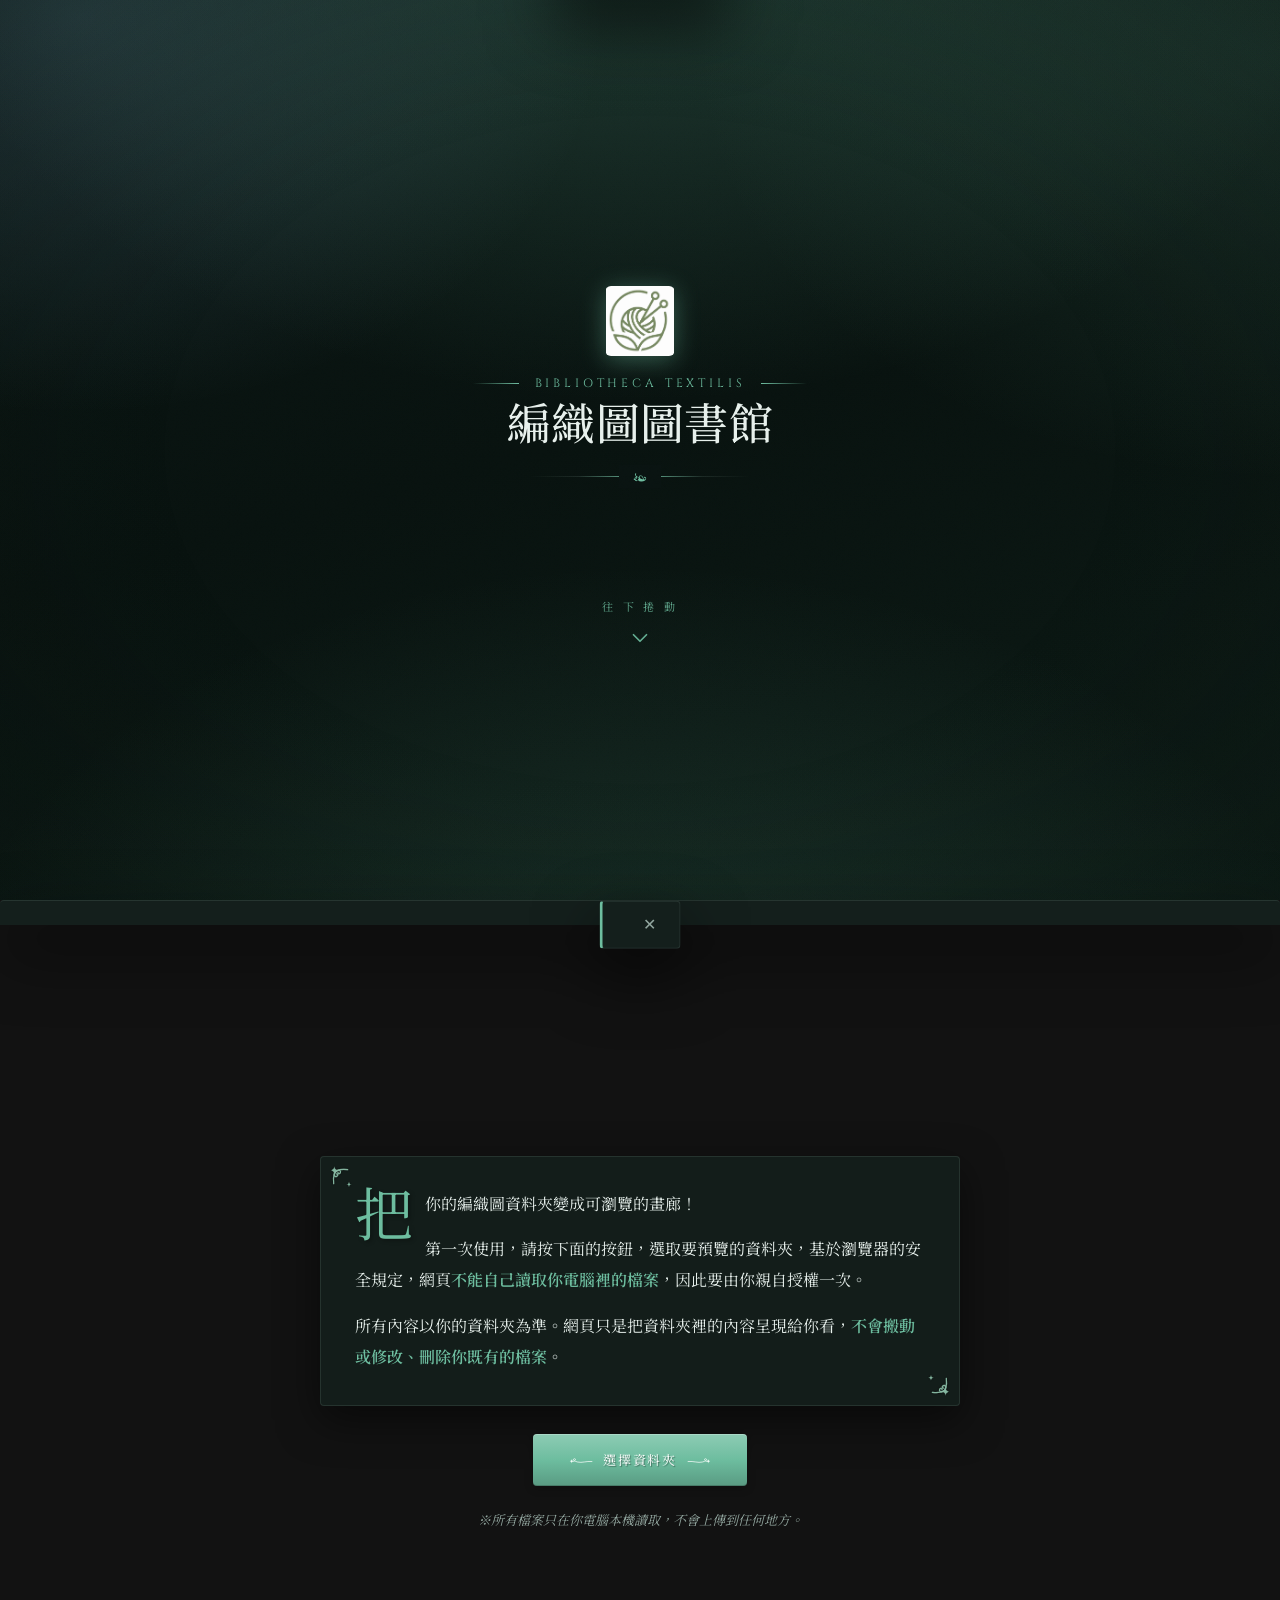
<file: index.html>
<!DOCTYPE html>
<html lang="zh-Hant">
<head>
<meta charset="UTF-8">
<meta name="viewport" content="width=device-width, initial-scale=1.0">
<title>織圖圖書館 Yarn Patterns Library</title>
<link rel="icon" type="image/png" href="favicon.png">
<link rel="canonical" href="https://yarn-patterns-library.vercel.app/">
<link rel="manifest" href="manifest.json">

<!-- SEO / 社群分享 metadata -->
<meta name="description" content="零後端的編織圖瀏覽器。選一個資料夾，網頁就把裡面每個 PDF 與圖片做成封面，排成可瀏覽的畫廊；檔案不上傳，全部在你自己的瀏覽器處理。">
<meta name="keywords" content="編織圖, 織圖, 編織, 鉤針, 棒針, yarn, knitting, crochet, pattern, library, PDF 瀏覽器, 畫廊">
<meta name="author" content="LeeYitian">
<meta name="theme-color" content="#4f9a80">
<meta name="robots" content="index, follow">

<!-- Open Graph -->
<meta property="og:type" content="website">
<meta property="og:site_name" content="織圖圖書館">
<meta property="og:title" content="織圖圖書館 Yarn Patterns Library">
<meta property="og:description" content="零後端的編織圖瀏覽器。選一個資料夾，網頁就把每個 PDF 與圖片做成封面，排成可瀏覽的畫廊；檔案不上傳。">
<meta property="og:locale" content="zh_TW">
<meta property="og:url" content="https://yarn-patterns-library.vercel.app/">
<!-- 主要：1.91:1 橫圖（FB / Twitter 大圖卡） -->
<meta property="og:image" content="https://yarn-patterns-library.vercel.app/og-image-1200x630.png">
<meta property="og:image:type" content="image/png">
<meta property="og:image:width" content="1200">
<meta property="og:image:height" content="630">
<meta property="og:image:alt" content="織圖圖書館 Yarn Patterns Library 介面預覽">
<!-- 次要：1:1 方圖（LINE / WhatsApp 等偏好方形的平台） -->
<meta property="og:image" content="https://yarn-patterns-library.vercel.app/og-image-1200x1200.png">
<meta property="og:image:type" content="image/png">
<meta property="og:image:width" content="1200">
<meta property="og:image:height" content="1200">
<meta property="og:image:alt" content="織圖圖書館 Yarn Patterns Library 介面預覽">

<!-- Twitter Card -->
<meta name="twitter:card" content="summary_large_image">
<meta name="twitter:title" content="織圖圖書館 Yarn Patterns Library">
<meta name="twitter:description" content="零後端的編織圖瀏覽器，把資料夾裡的 PDF 與圖片做成封面畫廊；檔案不上傳。">
<meta name="twitter:image" content="https://yarn-patterns-library.vercel.app/og-image-1200x630.png">
<meta name="twitter:image:alt" content="織圖圖書館 Yarn Patterns Library 介面預覽">

<!-- Academia / Classical 字體：拉丁顯示襯線 + 中文襯線 -->
<link rel="preconnect" href="https://fonts.googleapis.com">
<link rel="preconnect" href="https://fonts.gstatic.com" crossorigin>
<link href="https://fonts.googleapis.com/css2?family=Cinzel:wght@400;500;600&family=Cormorant+Garamond:ital,wght@0,400;0,500;0,600;1,400&family=Crimson+Pro:ital,wght@0,400;0,600;1,400&family=Noto+Serif+TC:wght@400;500;700&display=swap" rel="stylesheet">

<link rel="stylesheet" href="./css/style.css">
</head>
<body>
<header class="hidden" id="bar">
  <h1><img class="logo-ico" src="favicon.png" alt="">織圖圖書館 <span class="sub" id="count"></span></h1>
  <span id="status"></span>
  <div class="grow"></div>
  <button class="btn primary" id="addUrlBtn" title="新增網址：收藏一個網頁／影片連結"><svg viewBox="0 0 24 24" fill="none" stroke="currentColor" stroke-width="2.2" stroke-linecap="round" stroke-linejoin="round"><path d="M12 5v14M5 12h14"/></svg>新增網址</button>
  <button class="btn icon" id="slideBtn" title="幻燈片：從第一張開始瀏覽"><svg viewBox="0 0 24 24" fill="none" stroke="currentColor" stroke-width="2" stroke-linecap="round" stroke-linejoin="round"><rect x="2" y="3" width="20" height="14" rx="2"/><path d="M10 8.5v3l3-1.5-3-1.5z" fill="currentColor"/><path d="M8 21h8"/><path d="M12 17v4"/></svg></button>
  <div class="menu">
    <button class="btn icon" id="settingsBtn" title="設定" aria-haspopup="true" aria-expanded="false"><svg viewBox="0 0 24 24" fill="none" stroke="currentColor" stroke-width="2" stroke-linecap="round" stroke-linejoin="round"><circle cx="12" cy="12" r="3"/><path d="M19.4 15a1.65 1.65 0 0 0 .33 1.82l.06.06a2 2 0 1 1-2.83 2.83l-.06-.06a1.65 1.65 0 0 0-1.82-.33 1.65 1.65 0 0 0-1 1.51V21a2 2 0 0 1-4 0v-.09A1.65 1.65 0 0 0 9 19.4a1.65 1.65 0 0 0-1.82.33l-.06.06a2 2 0 1 1-2.83-2.83l.06-.06a1.65 1.65 0 0 0 .33-1.82 1.65 1.65 0 0 0-1.51-1H3a2 2 0 0 1 0-4h.09A1.65 1.65 0 0 0 4.6 9a1.65 1.65 0 0 0-.33-1.82l-.06-.06a2 2 0 1 1 2.83-2.83l.06.06a1.65 1.65 0 0 0 1.82.33H9a1.65 1.65 0 0 0 1-1.51V3a2 2 0 0 1 4 0v.09a1.65 1.65 0 0 0 1 1.51 1.65 1.65 0 0 0 1.82-.33l.06-.06a2 2 0 1 1 2.83 2.83l-.06.06a1.65 1.65 0 0 0-.33 1.82V9a1.65 1.65 0 0 0 1.51 1H21a2 2 0 0 1 0 4h-.09a1.65 1.65 0 0 0-1.51 1z"/></svg></button>
    <div class="menu-list" id="settingsList" hidden>
      <div class="menu-group-label">偏好</div>
      <div class="menu-toggle" id="foldertagRow">
        <div class="mt-txt">
          <div class="mt-title">資料夾名稱轉標籤</div>
          <div class="mt-sub" id="foldertagSub">子資料夾名自動變成可篩選的標籤</div>
        </div>
        <button class="wl-switch" id="foldertagSwitch" role="switch" aria-checked="false" title="資料夾名稱轉標籤"><span class="knob"></span></button>
      </div>
      <div class="menu-sep"></div>
      <button class="menu-item" id="refresh" title="新增或刪除檔案後，按這裡重新掃描並補上新封面">重新整理</button>
      <button class="menu-item" id="rechoose" title="改選其他資料夾">更換資料夾</button>
      <button class="menu-item" id="replayOnboarding" title="從頭重看一次使用教學">重看使用教學</button>
      <button class="menu-item" id="clearDataBtn" style="color:#d08672" title="清除瀏覽器快取的預覽圖資料">清除所有資料</button>
    </div>
  </div>
</header>

<!-- 篩選區（tag-spec §7.2／§11.3）：搜尋欄＋tag badge 合成一塊；sticky 補位貼頂（T16）。
     必須緊跟在 header 之後：CSS 用 header.nav-hidden + .filterbar 做貼頂連動。 -->
<div class="filterbar hidden" id="filterbar">
  <!-- 手機滿版遮罩才顯示的標題列（桌面 display:none） -->
  <div class="fb-head">
    <span class="fb-title">篩選</span>
    <button class="fb-close" id="fbClose" title="關閉">✕</button>
  </div>
  <span class="fb-label">篩選</span>
  <div class="fb-search">
    <svg viewBox="0 0 24 24" fill="none" stroke="currentColor" stroke-width="2" stroke-linecap="round" stroke-linejoin="round" aria-hidden="true"><circle cx="11" cy="11" r="7"/><path d="m21 21-4.3-4.3"/></svg>
    <input id="search" type="search" placeholder="搜尋名稱…" autocomplete="off">
  </div>
  <div class="fb-sep"></div>
  <div class="fb-taglabel">標籤</div>
  <div class="fb-tags" id="fbTags"></div>
  <button class="fb-clear" id="fbClear" style="display:none">清除 0</button>
  <!-- 手機底列：「清除」取消所有 tag（保留搜尋字）＋「完成 · N 項」關遮罩（桌面 display:none） -->
  <div class="fb-foot">
    <button class="fb-clear-m" id="fbClearM">清除</button>
    <div class="spacer"></div>
    <button class="btn primary" id="fbDone">完成</button>
  </div>
</div>

<!-- 側邊浮動按鈕 -->
<div class="dock" id="dock" hidden>
  <button class="dock-btn" id="sizeBtn" title="調整預覽大小">
    <svg viewBox="0 0 24 24" fill="none" stroke="currentColor" stroke-width="2" stroke-linecap="round" stroke-linejoin="round"><rect x="3" y="3" width="7" height="7" rx="1.4"/><rect x="14" y="3" width="7" height="7" rx="1.4"/><rect x="14" y="14" width="7" height="7" rx="1.4"/><rect x="3" y="14" width="7" height="7" rx="1.4"/></svg>
    <span class="dock-lbl" id="sizeLbl">寬大</span>
  </button>
  <button class="dock-btn" id="sortBtn" title="切換排序：檔名 ／ 修改時間">
    <svg viewBox="0 0 24 24" fill="none" stroke="currentColor" stroke-width="2" stroke-linecap="round" stroke-linejoin="round"><path d="m21 16-4 4-4-4"/><path d="M17 20V4"/><path d="m3 8 4-4 4 4"/><path d="M7 4v16"/></svg>
    <span class="dock-lbl" id="sortLbl">檔名</span>
  </button>
  <button class="dock-btn" id="sourceBtn" title="切換來源：全部 ／ 本機檔案 ／ 網址">
    <svg viewBox="0 0 24 24" fill="none" stroke="currentColor" stroke-width="2" stroke-linecap="round" stroke-linejoin="round"><path d="M3 4h18l-7 8v6l-4 2v-8z"/></svg>
    <span class="dock-lbl" id="sourceLbl">全部</span>
  </button>
  <!-- 手機第 4 顆「篩選」（tag-spec §11.3）：開滿版篩選遮罩；桌面隱藏（篩選區直接在 header 下） -->
  <button class="dock-btn" id="filterBtn" title="篩選：搜尋與標籤">
    <svg viewBox="0 0 24 24" fill="none" stroke="currentColor" stroke-width="2" stroke-linecap="round" stroke-linejoin="round"><path d="M3 5h18l-7 8v5l-4 2v-7z"/></svg>
    <span class="dock-lbl">篩選</span>
  </button>
</div>

<main>
  <div class="intro hidden" id="intro">
    <div class="intro-hero">
      <img class="logo" src="favicon.png" alt="">
      <div class="overline">Bibliotheca Textilis</div>
      <h2>編織圖圖書館</h2>
      <div class="ornate-divider" aria-hidden="true"></div>
      <button class="scroll-cue" id="scrollCue" type="button" aria-label="往下捲動看說明">
        <span class="cue-text">往&nbsp;下&nbsp;捲&nbsp;動</span>
        <svg class="cue-arrow" viewBox="0 0 24 24" fill="none" stroke="currentColor" stroke-width="1.6" stroke-linecap="round" stroke-linejoin="round" aria-hidden="true"><path d="M6 9l6 6 6-6"/></svg>
      </button>
      <!-- 不支援 File System API 的裝置（iOS 全部、較舊 Android Chrome）：取代「往下捲動」，第一屏直接顯示警語 -->
      <div class="hero-warn hidden" id="heroWarn" role="alert">
        <svg viewBox="0 0 24 24" fill="none" stroke="currentColor" stroke-width="2" stroke-linecap="round" stroke-linejoin="round" aria-hidden="true"><path d="M10.29 3.86 1.82 18a2 2 0 0 0 1.71 3h16.94a2 2 0 0 0 1.71-3L13.71 3.86a2 2 0 0 0-3.42 0z"/><line x1="12" y1="9" x2="12" y2="13"/><line x1="12" y1="17" x2="12.01" y2="17"/></svg>
        <p>這個裝置不支援 <b>File System API</b>，無法讀取資料夾。<br>請改用<b>桌機版 Chrome 或 Edge</b> 開啟本頁。</p>
      </div>
    </div>
    <div class="intro-reveal" id="introReveal">
      <div class="why">
        <p>把你的編織圖資料夾變成可瀏覽的畫廊！</p>
        <p>第一次使用，請按下面的按鈕，選取要預覽的資料夾，基於瀏覽器的安全規定，網頁<b>不能自己讀取你電腦裡的檔案</b>，因此要由你親自授權一次。</p>
        <p>所有內容以你的資料夾為準。網頁只是把資料夾裡的內容呈現給你看，<b>不會搬動或修改、刪除你既有的檔案</b>。</p>
      </div>
      <button class="btn primary big" id="pickBtn">選擇資料夾</button>
      <p class="warn">※所有檔案只在你電腦本機讀取，不會上傳到任何地方。</p>
    </div>
  </div>

  <div class="grid hidden" id="grid"></div>
  <div class="empty hidden" id="empty"></div>
</main>

<footer class="site-footer">
  <div class="foot-by">Contact</div>
  <a class="social-link" href="https://www.threads.com/@ytsyarn" target="_blank" rel="noopener noreferrer">
    <svg viewBox="0 0 192 192" fill="currentColor" aria-hidden="true"><path d="M141.5 89.4c-.7-.3-1.4-.6-2.1-.9-1.2-22.7-13.6-35.7-34.5-35.8h-.3c-12.5 0-22.9 5.3-29.3 15l11.5 7.9c4.8-7.3 12.3-8.8 17.8-8.8h.2c6.8 0 12 2 15.4 5.9 2.5 2.9 4.1 6.8 5 11.8-6.6-1.1-13.7-1.5-21.3-1-21.5 1.2-35.3 13.8-34.4 31.2.5 8.9 4.9 16.5 12.5 21.4 6.4 4.1 14.7 6.1 23.3 5.7 11.4-.6 20.3-5 26.6-12.9 4.8-6 7.8-13.8 9.2-23.6 5.6 3.4 9.8 7.9 12.1 13.3 3.9 9.2 4.2 24.4-8.2 36.8-10.9 10.9-24 15.6-43.8 15.7-22 .1-38.6-7-49.3-21-10-13.2-15.2-32.2-15.4-56.6.2-24.4 5.4-43.4 15.4-56.6C66.2 28.7 82.8 21.6 104.8 21.7c22.2.2 39 7.3 50 21.2 5.4 6.8 9.5 15.4 12.2 25.4l13.5-3.6c-3.3-12.3-8.5-22.9-15.5-31.7C151.3 15.8 130.3 6.6 104.9 6.5h-.1C79.5 6.6 58.8 15.8 45.1 33.2c-12 15.3-18.2 36.5-18.4 63.1v.4c.2 26.6 6.4 47.8 18.4 63.1 13.7 17.4 34.4 26.6 59.7 26.7h.1c22.5-.2 38.4-6.1 51.5-19.2 17.1-17.1 16.6-38.5 11-51.7-4.1-9.4-11.8-17.1-22.4-22.3zm-36.3 41.2c-9.5.5-19.4-3.7-19.9-13-.4-6.9 4.9-14.6 20.5-15.5 1.8-.1 3.5-.2 5.2-.2 5.7 0 11 .6 15.8 1.6-1.8 22.4-12.3 26.6-21.6 27.1z"/></svg>
    <span>Threads</span>
  </a>
  <a class="social-link" href="https://www.plurk.com/Emilyran" target="_blank" rel="noopener noreferrer">
    <svg viewBox="0 0 372 313" fill="currentColor" aria-hidden="true"><path d="M0 0 C2.23341198 0.00315111 4.46548162 -0.02037131 6.69873047 -0.0456543 C20.5288695 -0.10737946 33.83540922 1.9318271 47.06201172 6.06567383 C48.30942139 6.44973389 48.30942139 6.44973389 49.58203125 6.84155273 C87.98506064 19.02098798 120.66907342 45.97089753 139.99951172 81.31567383 C142.85162754 86.89750697 145.46075763 92.58574841 147.99951172 98.31567383 C154.82485691 98.66602425 160.29559709 98.12400753 166.76123047 95.91723633 C169.73302716 95.11853355 172.07013292 95.46769576 174.99951172 96.31567383 C175.89627836 104.0876514 173.40112923 109.92208343 168.99951172 116.31567383 C167.44704011 117.7585592 165.82407475 119.078407 164.18115234 120.41674805 C159.05576566 124.577422 159.05576566 124.577422 156.65380859 130.50415039 C156.69197057 135.67509767 157.67301397 140.71627955 158.59667969 145.7902832 C162.71595581 171.6143997 155.44157402 205.69353723 141.81982422 227.91723633 C140.04961772 231.2221283 139.27191595 232.68386105 139.99951172 236.31567383 C141.43397715 238.34543163 141.43397715 238.34543163 143.37451172 240.12817383 C147.1282043 244.17881166 148.38754171 246.80794372 148.99951172 252.31567383 C147.88689646 258.8513159 144.87211938 262.21399754 140.37451172 266.75317383 C139.43260986 267.73169312 139.43260986 267.73169312 138.47167969 268.72998047 C136.66043172 270.60496531 134.83349587 272.46295431 132.99951172 274.31567383 C132.10748047 275.22317383 131.21544922 276.13067383 130.29638672 277.06567383 C128.54427236 278.83039332 126.78263742 280.58238704 124.99951172 282.31567383 C124.39623047 281.82454102 123.79294922 281.3334082 123.17138672 280.82739258 C120.5651503 279.01333953 119.10654801 279.05675414 115.99951172 279.31567383 C116.55680084 282.65940858 117.3512506 285.34880382 118.99951172 288.31567383 C114.42827777 290.91582525 110.15078418 291.25297303 104.99951172 290.31567383 C102.69473466 288.90564558 100.83639455 287.39607585 98.88623047 285.53051758 C97.04124444 284.0871174 97.04124444 284.0871174 94.63232422 284.40942383 C91.4577951 285.50214008 88.9956726 287.03577882 86.18701172 288.87817383 C51.65250085 310.73451923 9.26952565 318.67933704 -30.84130859 309.99951172 C-34.25378677 309.19169056 -37.63031096 308.28391094 -41.00048828 307.31567383 C-42.22638672 306.96762695 -43.45228516 306.61958008 -44.71533203 306.26098633 C-61.2253793 301.15115313 -75.94057071 293.25546903 -90.00048828 283.31567383 C-93.92975383 280.2479326 -93.92975383 280.2479326 -98.56298828 279.31567383 C-101.51730332 280.52770051 -103.56695407 282.26638186 -106.00048828 284.31567383 C-108.68580389 285.21077903 -110.52850091 285.53680032 -113.31298828 285.62817383 C-114.05162109 285.66555664 -114.79025391 285.70293945 -115.55126953 285.74145508 C-121.98180572 284.62354687 -125.99976873 279.39745275 -129.93798828 274.62817383 C-130.45651367 274.01184082 -130.97503906 273.39550781 -131.50927734 272.76049805 C-135.45993175 268.03967551 -139.30257348 263.23754634 -143.00048828 258.31567383 C-142.15486328 257.59379883 -141.30923828 256.87192383 -140.43798828 256.12817383 C-137.65154673 253.5795792 -137.65154673 253.5795792 -138.18798828 250.50317383 C-138.45611328 249.78129883 -138.72423828 249.05942383 -139.00048828 248.31567383 C-142.34422304 248.87296295 -145.03361828 249.66741271 -148.00048828 251.31567383 C-149.85651072 247.60362896 -149.44924429 243.36694333 -149.00048828 239.31567383 C-147.17289115 235.66047956 -145.50603052 233.7154049 -142.31298828 231.19067383 C-139.98388071 229.56389859 -139.98388071 229.56389859 -139.16455078 227.65942383 C-138.91027769 224.02695111 -140.57710022 221.16717363 -142.06298828 217.94067383 C-151.19289397 196.97621717 -154.40779886 176.01192446 -154.00048828 153.31567383 C-153.67048828 153.31567383 -153.34048828 153.31567383 -153.00048828 153.31567383 C-152.76265625 154.8393457 -152.76265625 154.8393457 -152.52001953 156.39379883 C-150.42338127 169.06169646 -147.18329127 183.66276025 -136.72314453 192.16723633 C-129.50411481 197.10472505 -123.71567781 198.08721804 -115.00048828 197.31567383 C-101.01347964 193.50301571 -91.97616308 181.66219941 -84.91455078 169.78833008 C-70.24067679 143.16573012 -65.54026549 111.01392955 -73.75048828 81.62817383 C-77.10684531 71.39868863 -82.28988327 62.4437224 -92.04345703 57.22192383 C-99.68864467 54.02780288 -105.79226379 55.24732506 -113.33251953 58.15942383 C-116.74561927 59.63860029 -119.84379027 61.35150617 -123.00048828 63.31567383 C-121.46435276 59.75052507 -119.31664308 57.27697027 -116.68798828 54.44067383 C-114.18928537 51.72313547 -111.7212118 49.02911878 -109.43798828 46.12817383 C-106.24944044 42.44908017 -102.75434635 39.40600215 -99.00048828 36.31567383 C-98.12005859 35.57446289 -97.23962891 34.83325195 -96.33251953 34.06958008 C-76.61648333 18.12841238 -52.93928007 7.03314019 -28.00048828 2.31567383 C-27.09202148 2.13979736 -26.18355469 1.9639209 -25.24755859 1.78271484 C-16.79719888 0.30396765 -8.55143449 -0.02509115 0 0 Z " transform="translate(197.00048828125,-0.315673828125)"/><path d="M0 0 C4.6650117 2.66169014 7.57400073 6.38137411 9.625 11.3125 C10.38249781 18.28738247 9.99498025 24.13420288 6.625 30.3125 C7.615 30.6425 8.605 30.9725 9.625 31.3125 C10.00269531 30.44109375 10.38039062 29.5696875 10.76953125 28.671875 C16.501696 16.26784635 24.89359842 4.27714509 38 -1.0625 C44.61907345 -2.20371956 49.57442433 -1.66123135 55.375 1.875 C64.45204359 8.55254685 67.74518394 19.55610525 69.625 30.3125 C71.28454479 56.39752678 66.809811 80.78145812 49.6875 101.1875 C44.97775465 106.30041421 39.30797894 110.85762466 32.171875 111.55078125 C24.54870291 111.75307213 20.49449103 110.72133734 14.8203125 105.72265625 C6.40668476 97.18264354 4.56689523 86.85863003 3.3125 75.4375 C2.5373057 67.13663151 2.5373057 67.13663151 -2.375 60.6875 C-3.68994815 59.86565741 -5.0223281 59.07065078 -6.375 58.3125 C-7.40442546 57.34281798 -8.41477048 56.35074817 -9.375 55.3125 C-10.035 56.240625 -10.695 57.16875 -11.375 58.125 C-15.27277106 62.7825061 -19.90648548 63.94679415 -25.75 64.8125 C-31.63622196 64.00060732 -36.8893378 61.86610741 -41.08984375 57.55078125 C-44.5565748 52.59687282 -45.84051559 47.32696144 -45.375 41.3125 C-43.74392903 34.96944623 -40.87514627 30.80297744 -35.375 27.3125 C-32.69909606 26.39477121 -30.16822601 25.84224976 -27.375 25.3125 C-27.705 24.6525 -28.035 23.9925 -28.375 23.3125 C-29.12117236 16.38375668 -29.08076721 10.68067906 -24.875 4.93359375 C-18.34420893 -2.12442264 -8.72494562 -4.05963699 0 0 Z M20.7890625 25.6484375 C19.3214745 27.8325943 17.93669819 30.03193382 16.625 32.3125 C17.36105469 32.27769531 18.09710938 32.24289063 18.85546875 32.20703125 C20.31919922 32.16642578 20.31919922 32.16642578 21.8125 32.125 C22.77542969 32.09019531 23.73835938 32.05539063 24.73046875 32.01953125 C28.18330854 32.36900896 29.90663641 33.16666847 32.625 35.3125 C36.55573043 41.98010005 37.667811 49.70968027 36.625 57.3125 C35.1875 60.8125 35.1875 60.8125 33.625 63.3125 C33.295 64.3025 32.965 65.2925 32.625 66.3125 C27.33107581 68.8201483 22.72854366 69.44529278 16.9375 69.375 C16.23560547 69.37048828 15.53371094 69.36597656 14.81054688 69.36132812 C13.08199462 69.34956927 11.35348635 69.33163454 9.625 69.3125 C10.1516682 76.68585476 11.69805095 82.59461874 17.25 87.75 C21.28268067 90.40307939 23.45869116 90.55477345 28.1875 89.92578125 C35.87369203 87.99191563 40.19669415 81.82795636 44.0859375 75.328125 C50.69870136 62.37113592 52.82849876 47.09048308 49.90625 32.796875 C47.64981905 26.13676429 44.50151819 22.23017879 38.625 18.3125 C30.93596381 17.40024147 25.63675957 19.48051655 20.7890625 25.6484375 Z " transform="translate(45.375,68.6875)"/></svg>
    <span>Plurk</span>
  </a>
  <span class="version-number" id="versionBadge" role="button" tabindex="0" title="查看更新紀錄">v1.8.1</span>
</footer>

<!-- 燈箱 / 幻燈片 -->
<div id="viewer">
  <button class="vclose" id="vClose" title="關閉 (Esc)">✕</button>
  <div class="vcount" id="vCount"></div>
  <button class="vnav prev" id="vPrev" title="上一張 (←)">‹</button>
  <div class="stage">
    <div class="frame"><img id="vImg" alt=""></div>
    <!-- 側欄：桌面與預覽圖左右並排、底部對齊（盡量放大圖、開啟鈕不被裁掉）；手機仍直向堆疊 -->
    <div class="vside">
      <div class="cap"><div class="t" id="vTitle"></div><div class="vtags" id="vTags"></div></div>
      <div class="ornate-divider" aria-hidden="true"></div>
      <div class="vbtns">
        <button class="btn primary" id="vOpen">開啟檔案</button>
      </div>
    </div>
  </div>
  <button class="vnav next" id="vNext" title="下一張 (→)">›</button>
</div>

<!-- 新增／編輯網址對話框 -->
<div class="overlay" id="urlDialog">
  <div class="dialog dialog-form">
    <h3 id="dlgTitle">新增網址</h3>

    <div class="dialog-scroll">
    <div class="field" id="fieldUrl">
      <label>網址</label>
      <input type="url" id="fUrl" placeholder="https://…" autocomplete="off" spellcheck="false">
      <div class="platform-pill" id="platform"><span class="dot"></span><span id="platformTxt">貼上後自動偵測平台與縮圖</span></div>
    </div>

    <div class="field">
      <label>標題（可選）</label>
      <input type="text" id="fTitle" placeholder="留空就用網址的網域當標題" autocomplete="off">
    </div>

    <div class="field" id="fieldThumb">
      <label>縮圖（可選）</label>
      <div class="thumb-row">
        <div class="thumb-preview" id="thumbPreview"><span class="ph">縮圖<br>預覽</span></div>
        <div class="dropzone" id="dropzone" tabindex="0" role="button" aria-label="上傳縮圖：點此選檔、拖曳或貼上">
          <div class="big">點此選擇圖片</div>
          <div class="hint">或拖曳圖片到這裡、或按 Ctrl + V 貼上</div>
          <div class="ways"><span class="way">檔案選擇</span><span class="way">拖拉</span><span class="way">貼上</span></div>
        </div>
      </div>
    </div>

    <div class="field" id="fieldTags">
      <label>標籤（可選）</label>
      <div class="wl-tagfield" id="urlTags">
        <div class="wl-chips"><input class="wl-tag-input" type="text" placeholder="輸入標籤後按 Enter…" autocomplete="off" spellcheck="false"></div>
        <div class="wl-tag-suggest"></div>
      </div>
    </div>
    </div>

    <div class="dialog-foot">
      <button class="btn ghost-danger lg" id="dlgDelete" style="display:none">刪除</button>
      <div class="spacer"></div>
      <button class="btn lg" id="dlgCancel">取消</button>
      <button class="btn primary lg" id="dlgSave">儲存</button>
    </div>
  </div>
</div>

<!-- 本機檔案「編輯標籤」對話框（tag-spec §11.6.2）：沿用 .overlay/.dialog 骨架，欄位只有一組 chip 輸入 -->
<div class="overlay" id="fileTagDialog">
  <div class="dialog dialog-form">
    <h3>編輯標籤</h3>
    <div class="dialog-scroll">
    <div class="field">
      <label>檔案</label>
      <div class="ft-filename" id="ftName"></div>
    </div>
    <div class="field">
      <label>標籤</label>
      <div class="wl-tagfield" id="fileTags">
        <div class="wl-chips"><input class="wl-tag-input" type="text" placeholder="輸入標籤後按 Enter…" autocomplete="off" spellcheck="false"></div>
        <div class="wl-tag-suggest"></div>
      </div>
    </div>
    <p class="ft-orphan-note">標籤是依檔名和位置記住的，之後改檔名或搬資料夾會對不上；舊標籤仍留在資料夾的 <span class="nm">files.md</span> 裡。</p>
    </div>
    <div class="dialog-foot">
      <div class="spacer"></div>
      <button class="btn lg" id="fileTagCancel">取消</button>
      <button class="btn primary lg" id="fileTagSave">儲存</button>
    </div>
  </div>
</div>

<!-- 刪除二次確認 -->
<div class="overlay" id="confirmDialog">
  <div class="dialog confirm">
    <h3>刪除這筆收藏？</h3>
    <p>將從 <span class="nm">links.md</span> 移除<br><span class="nm" id="confirmName">這筆 URL</span>。</p>
    <div class="dialog-foot">
      <div class="spacer"></div>
      <button class="btn lg" id="confirmCancel">取消</button>
      <button class="btn ghost-danger lg" id="confirmOk">確認刪除</button>
    </div>
  </div>
</div>

<!-- 更換資料夾確認（spec §5） -->
<div class="overlay" id="switchDialog">
  <div class="dialog switch-dialog">
    <h3>換到這個資料夾？</h3>
    <p class="switch-pick">你選了：<br><span class="switch-folder">📁 <span id="switchName"></span></span></p>
    <div class="switch-body">
      <p>換的只是網頁顯示哪個資料夾的內容，你電腦裡的檔案完全不會被動到。網頁之後會從新資料夾重新讀取要顯示什麼。</p>
      <p class="switch-keep"><b>🛟 舊資料夾裡的東西都還在，沒有跟著消失：</b></p>
      <ul>
        <li>之前在網頁裡收藏的網址，都還在舊資料夾根目錄的 <span class="nm">links.md</span></li>
        <li>網址縮圖在舊資料夾的 <span class="nm">thumbs/</span> 子資料夾</li>
        <li>想把收藏帶到新資料夾？在檔案總管把 <span class="nm">links.md</span> 和 <span class="nm">thumbs/</span> 搬過去即可</li>
      </ul>
      <p class="switch-merge">🔄 如果新資料夾本來就有 <span class="nm">links.md</span> 和 <span class="nm">thumbs/</span>（比如之前也用網頁整理過、或剛剛從別的地方搬過去），網頁會直接讀進來，不會覆蓋。</p>
    </div>
    <div class="dialog-foot">
      <div class="spacer"></div>
      <button class="btn lg" id="switchCancel">取消</button>
      <button class="btn primary lg" id="switchOk">換過去</button>
    </div>
  </div>
</div>

<!-- 清除所有資料確認 -->
<div class="overlay" id="clearDataDialog">
  <div class="dialog confirm">
    <h3>清除所有資料？</h3>
    <p>刪除瀏覽器儲存的所有預覽圖資料，回到網站預設狀態。</p>
    <p>網址收藏不受影響，仍存放在資料夾的 <span class="nm">links.md</span> 中，不會被刪除。</p>
    <div class="dialog-foot">
      <div class="spacer"></div>
      <button class="btn lg" id="clearDataCancel">取消</button>
      <button class="btn ghost-danger lg" id="clearDataOk">確認清除</button>
    </div>
  </div>
</div>

<!-- 更新紀錄（點 footer 版號開啟）：時間軸式版本歷程，重閱讀舒適度 -->
<div class="overlay" id="changelogDialog">
  <div class="dialog changelog-dialog">
    <button class="ob-skip" id="changelogClose" title="關閉">✕</button>
    <h3>更新紀錄</h3>
    <div class="cl-scroll">
      <ol class="cl-list" id="clList"></ol>
    </div>
  </div>
</div>

<!-- 非阻斷 toast -->
<div class="toast" id="toast">
  <div class="t-main">
    <div class="t-body" id="toastBody"></div>
    <div class="t-actions" id="toastActions"></div>
  </div>
  <button class="t-close" id="toastClose" title="關閉">✕</button>
</div>

<!-- ============ Onboarding 教學圖層 ============ -->
<div id="obMask"></div>
<div id="obSpot"></div>
<div id="obHole"></div>
<div id="obRing"></div>

<div id="obPanel">
  <div class="panel-inner">
    <button class="ob-skip" id="obSkipPanel" title="跳過教學">✕</button>
    <div class="ob-badge" id="obPanelBadge"></div>
    <h2 class="ob-title" id="obPanelTitle"></h2>
    <p class="ob-text" id="obPanelText"></p>
    <div class="ob-foot">
      <div class="ob-dots" id="obPanelDots"></div>
      <button class="ob-btn" id="obPanelPrev">上一步</button>
      <button class="ob-btn primary" id="obPanelNext">下一步</button>
    </div>
  </div>
</div>

<div id="obBubble">
  <button class="ob-skip" id="obSkipBubble" title="跳過教學">✕</button>
  <div class="ob-badge" id="obBubbleBadge"></div>
  <p class="ob-text" id="obBubbleText"></p>
  <div class="ob-foot">
    <div class="ob-dots" id="obBubbleDots"></div>
    <button class="ob-btn" id="obBubblePrev">上一步</button>
    <button class="ob-btn" id="obBubbleAlt" style="display:none">先不開啟</button>
    <button class="ob-btn primary" id="obBubbleNext">下一步</button>
  </div>
</div>

<!-- 升版「有更新！」toast（全形驚嘆號） -->
<div id="obUpgrade">
  <button class="up-btn" id="obUpgradeBtn">教學有更新！</button>
  <button class="up-close" id="obUpgradeClose" title="關閉">✕</button>
</div>

<!-- 隱藏的縮圖檔案選擇器 -->
<input type="file" id="thumbFile" accept="image/jpeg,image/png,image/webp,image/gif" hidden>

<!-- 觸控長按工具列（1.3／1.4） -->
<div id="touchIntercept"></div>
<div id="touchToolbar">
  <div class="tb-tags"></div>
  <div class="tb-row">
    <div class="tb-left"></div>
    <div class="tb-right"></div>
  </div>
</div>

<!-- 傳統 script（非 module，file:// 點兩下開啟也能用）：依序載入、共享全域 scope。
     載入順序即依賴順序：constants → db／utils → state → 各功能 → main.js 最後啟動。 -->
<script src="./lib/pdf.min.js"></script>
<script src="./js/constants.js"></script>
<script src="./js/db.js"></script>
<script src="./js/utils.js"></script>
<script src="./js/state.js"></script>
<script src="./js/tags.js"></script>
<script src="./js/tagfield.js"></script>
<script src="./js/controls.js"></script>
<script src="./js/gallery.js"></script>
<script src="./js/thumbs.js"></script>
<script src="./js/viewer.js"></script>
<script src="./js/urls.js"></script>
<script src="./js/files.js"></script>
<script src="./js/folder.js"></script>
<script src="./js/onboarding.js"></script>
<script src="./js/touch.js"></script>
<script src="./js/main.js"></script>
</body>
</html>
</file>
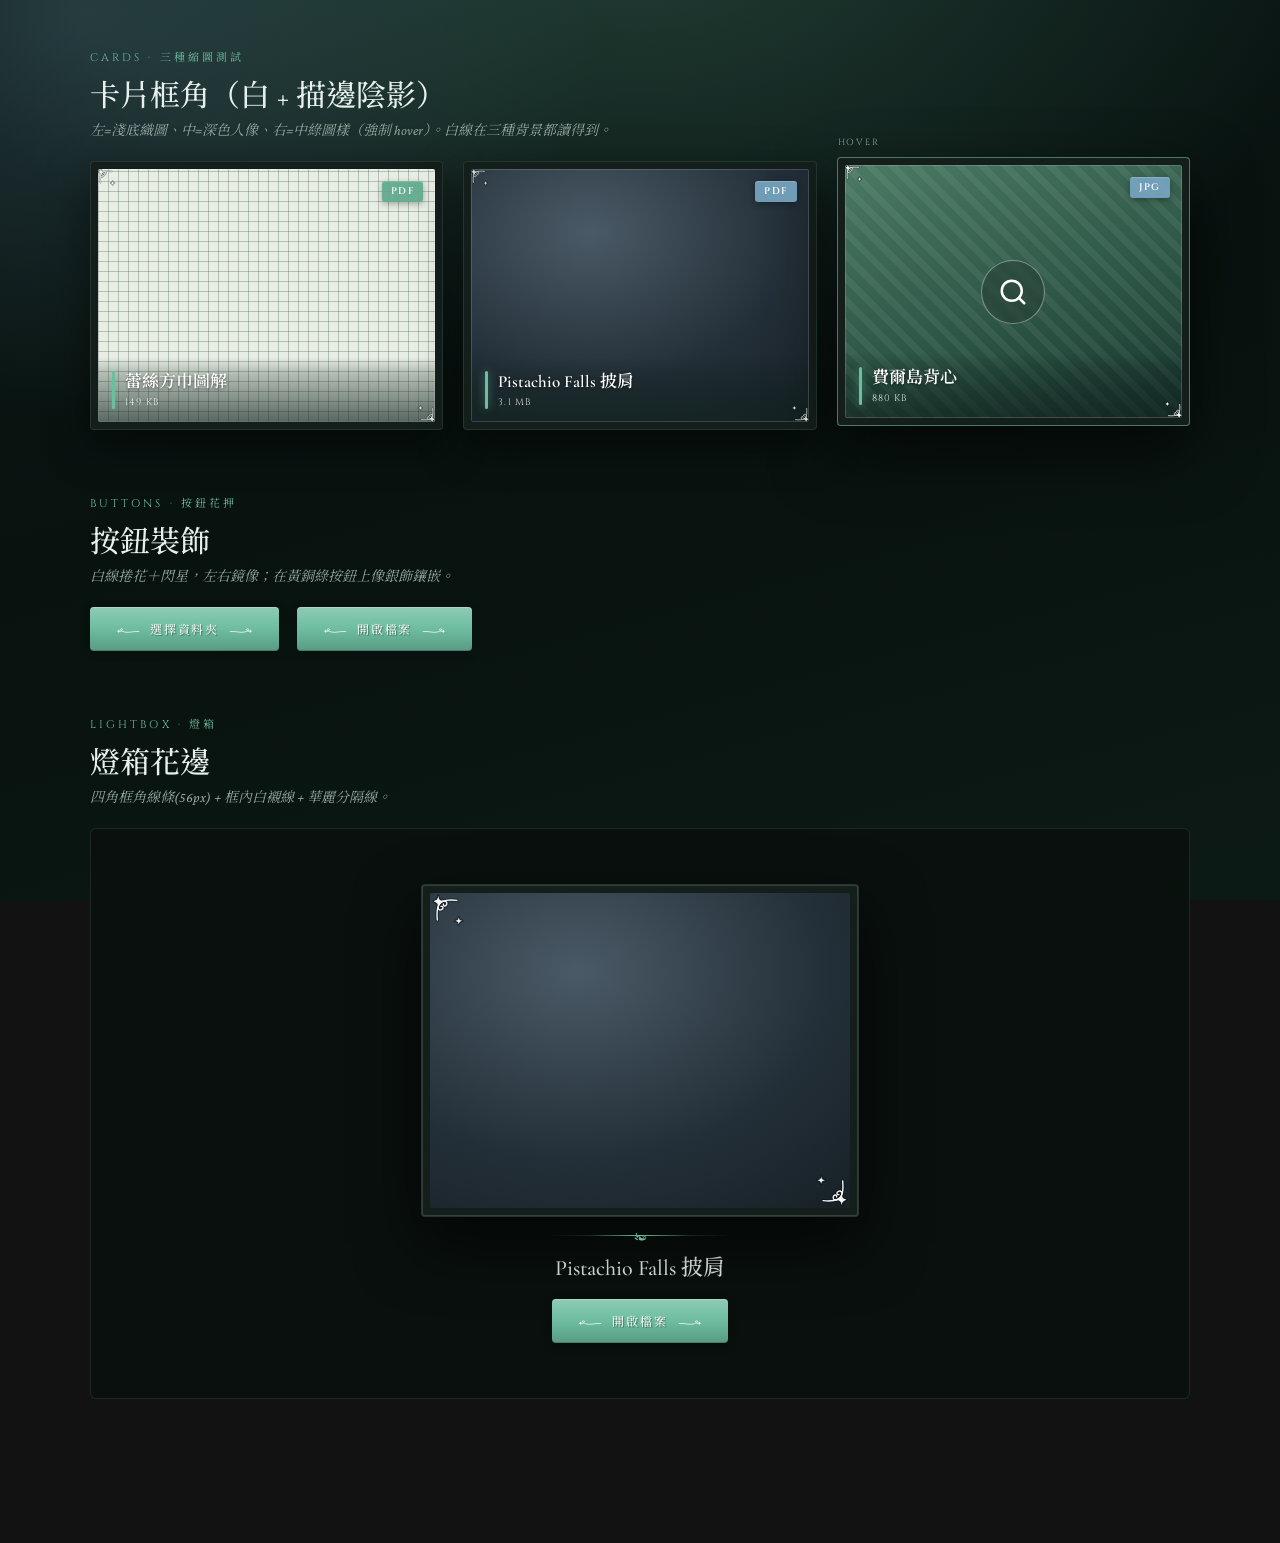
<file: spec/flourish-preview.html>
<!DOCTYPE html>
<html lang="zh-Hant">
<head>
<meta charset="UTF-8">
<meta name="viewport" content="width=device-width, initial-scale=1.0">
<title>花邊預覽 · 織圖圖書館（框角線條 + 白色陰影版）</title>
<link rel="preconnect" href="https://fonts.googleapis.com">
<link rel="preconnect" href="https://fonts.gstatic.com" crossorigin>
<link href="https://fonts.googleapis.com/css2?family=Cinzel:wght@400;500;600&family=Cormorant+Garamond:ital,wght@0,400;0,500;0,600&family=Crimson+Pro:ital,wght@0,400;0,600&family=Noto+Serif+TC:wght@400;500;700&display=swap" rel="stylesheet">
<style>
  :root {
    color-scheme: dark;
    --bg1: #0a1614; --bg2: #08120f; --bg3: #0c1a15;
    --card-solid: #141f1c;
    --ink: #e7f0ec; --muted: #92a69f; --line: rgba(150,185,172,.14);
    --accent: #6dbd9f; --accent2: #84b6d6;
    --shadow: 0 14px 40px rgba(0,0,0,.5); --shadow-lg: 0 26px 64px rgba(0,0,0,.62);
    --font-head: "Cormorant Garamond","Noto Serif TC",serif;
    --font-body: "Crimson Pro","Noto Serif TC",serif;
    --font-disp: "Cinzel","Noto Serif TC",serif;
    --t-base: 300ms;
    /* 框角線條：捲軸 + 角寶石 + 內閃星；白線 + 深色描邊陰影（烤進 SVG） */
    --sprig: url("data:image/svg+xml,<svg xmlns='http://www.w3.org/2000/svg' viewBox='0 0 60 60' fill='none' stroke-linecap='round' stroke-linejoin='round'><g stroke='rgba(8,14,12,.55)' stroke-width='3.4'><path d='M31 10 C 21 9 13 10 11 16 C 10 19 12 21 14.5 20 C 17 19 16.5 16 14 16.5'/><path d='M10 31 C 9 21 10 13 16 11 C 19 10 21 12 20 14.5 C 19 17 16 16.5 16.5 14'/></g><path d='M11 5 C 11.6 9 12 9.4 16 11 C 12 12.6 11.6 13 11 17 C 10.4 13 10 12.6 6 11 C 10 9.4 10.4 9 11 5 Z' fill='white' stroke='rgba(8,14,12,.55)' stroke-width='2.6'/><path d='M33 28 C 33.5 31 34 31.5 37 32 C 34 32.5 33.5 33 33 36 C 32.5 33 32 32.5 29 32 C 32 31.5 32.5 31 33 28 Z' fill='white' stroke='rgba(8,14,12,.55)' stroke-width='2.4'/><g stroke='white' stroke-width='1.5'><path d='M31 10 C 21 9 13 10 11 16 C 10 19 12 21 14.5 20 C 17 19 16.5 16 14 16.5'/><path d='M10 31 C 9 21 10 13 16 11 C 19 10 21 12 20 14.5 C 19 17 16 16.5 16.5 14'/></g><path d='M11 5 C 11.6 9 12 9.4 16 11 C 12 12.6 11.6 13 11 17 C 10.4 13 10 12.6 6 11 C 10 9.4 10.4 9 11 5 Z' fill='white'/><path d='M33 28 C 33.5 31 34 31.5 37 32 C 34 32.5 33.5 33 33 36 C 32.5 33 32 32.5 29 32 C 32 31.5 32.5 31 33 28 Z' fill='white'/></svg>");
    /* 按鈕捲花：捲軸 + 閃星終端；純白、無描邊 */
    --swash: url("data:image/svg+xml,<svg xmlns='http://www.w3.org/2000/svg' viewBox='0 0 44 16' fill='none' stroke-linecap='round' stroke-linejoin='round'><path d='M42 8 C 31 7 24 11 16 9 C 9 7.4 6 4 9.5 3 C 13 2 13 7 8 7.6' stroke='white' stroke-width='1.4'/><path d='M5 3.5 C 5.4 6.2 6 6.6 8.6 7.6 C 6 8.6 5.4 9 5 11.6 C 4.6 9 4 8.6 1.4 7.6 C 4 6.6 4.6 6.2 5 3.5 Z' fill='white'/></svg>");
  }
  * { box-sizing: border-box; }
  body { margin: 0; color: var(--ink); font-family: var(--font-body); padding: 48px 6vw 80px;
    background: radial-gradient(1200px 820px at 50% -10%, color-mix(in srgb, var(--accent) 24%, transparent), transparent 60%), radial-gradient(960px 720px at 6% 2%, color-mix(in srgb, var(--accent2) 20%, transparent), transparent 55%), linear-gradient(165deg, var(--bg1), var(--bg2) 48%, var(--bg3)); background-attachment: fixed; }
  .section-label { font-family: var(--font-disp); font-size: 11px; letter-spacing: .28em; text-transform: uppercase; color: var(--accent); margin: 0 0 6px; }
  h2 { font-family: var(--font-head); font-weight: 500; font-size: 30px; margin: 0 0 4px; }
  .hint { color: var(--muted); font-style: italic; font-size: 14px; margin: 0 0 22px; }
  .block { max-width: 1100px; margin: 0 auto 64px; }

  .grid { --ar: 4/3; display: grid; gap: 20px; grid-template-columns: repeat(3, 1fr); }
  .card { position: relative; border-radius: 4px; cursor: pointer; padding: 7px; background: var(--card-solid); border: 1px solid var(--line); box-shadow: var(--shadow); transition: transform var(--t-base) ease-out, box-shadow var(--t-base) ease-out, border-color var(--t-base) ease-out; }
  .card:hover, .card.is-hover { transform: translateY(-4px); box-shadow: var(--shadow-lg); border-color: color-mix(in srgb, var(--accent) 50%, var(--line)); }
  .thumb { aspect-ratio: var(--ar); position: relative; overflow: hidden; border-radius: 2px; display: flex; align-items: center; justify-content: center; }
  /* t1：淺底織圖（測白線在淺背景靠描邊撐出輪廓） */
  .t1 { background-color:#e8eee4; background-image: repeating-linear-gradient(0deg, rgba(40,70,60,.28) 0 1px, transparent 1px 10px), repeating-linear-gradient(90deg, rgba(40,70,60,.28) 0 1px, transparent 1px 10px); }
  /* t2：深色人像（測白線在深背景跳出） */
  .t2 { background: radial-gradient(120% 120% at 35% 25%, #4a5a66, #232f38 50%, #11181d); }
  /* t3：中綠圖樣 */
  .t3 { background-image: repeating-linear-gradient(45deg, rgba(255,255,255,.06) 0 7px, transparent 7px 16px), linear-gradient(160deg,#4a7a64,#264d3e 70%,#15302a); }
  .badge { position: absolute; top: 12px; right: 12px; font-family: var(--font-disp); font-size: 9.5px; font-weight: 600; letter-spacing: .16em; text-transform: uppercase; padding: 4px 9px; border-radius: 3px; color: #fff; background: color-mix(in srgb, var(--accent) 84%, #000 10%); box-shadow: inset 0 1px 0 rgba(255,255,255,.18), 0 2px 6px rgba(0,0,0,.3); z-index: 2; }
  .badge.image { background: color-mix(in srgb, var(--accent2) 84%, #000 10%); }
  .expand { position: absolute; top: 50%; left: 50%; transform: translate(-50%,-50%) scale(.85); width: 64px; height: 64px; border-radius: 50%; border: 1px solid rgba(255,255,255,.4); color: #fff; display: flex; align-items: center; justify-content: center; background: rgba(28,40,36,.34); backdrop-filter: blur(3px); opacity: 0; transition: var(--t-base) ease-out; z-index: 2; }
  .expand svg { width: 30px; height: 30px; }
  .card:hover .expand, .card.is-hover .expand { opacity: 1; transform: translate(-50%,-50%) scale(1); }
  .label { position: absolute; left: 0; right: 0; bottom: 0; display: flex; gap: 10px; align-items: flex-end; padding: 14px 14px 13px; color: #fff; background: linear-gradient(to top, rgba(16,34,30,.66), rgba(16,34,30,.22) 78%, transparent); }
  .label .bar { flex: none; width: 3px; align-self: stretch; min-height: 26px; border-radius: 2px; background: var(--accent); box-shadow: 0 0 8px color-mix(in srgb, var(--accent) 60%, transparent); }
  .label .name { font-family: var(--font-head); font-size: 17px; font-weight: 600; line-height: 1.25; text-shadow: 0 1px 3px rgba(0,0,0,.5); }
  .label .size { font-family: var(--font-disp); font-size: 9.5px; letter-spacing: .12em; text-transform: uppercase; opacity: .82; margin-top: 4px; }

  .thumb::after { content: ""; position: absolute; inset: 0; pointer-events: none; z-index: 1; border-radius: 2px; box-shadow: inset 0 0 0 1px rgba(255,255,255,.16); }
  /* ★ 框角線條（白 + 描邊陰影）：左上 + 右下 */
  .card::before, .card::after { content: ""; position: absolute; width: 32px; height: 32px; z-index: 3; pointer-events: none; background: var(--sprig) center / contain no-repeat; opacity: .82; transition: opacity var(--t-base) ease-out; }
  .card::before { top: 4px; left: 4px; }
  .card::after  { bottom: 4px; right: 4px; transform: rotate(180deg); }
  .card:hover::before, .card:hover::after, .card.is-hover::before, .card.is-hover::after { opacity: 1; }
  .grid.size-compact .card::before, .grid.size-compact .card::after { width: 26px; height: 26px; }
  .tag { position: absolute; top: -22px; left: 0; font-family: var(--font-disp); font-size: 9px; letter-spacing: .2em; text-transform: uppercase; color: var(--muted); }

  .btns { display: flex; gap: 18px; align-items: center; flex-wrap: wrap; }
  .btn.primary { position: relative; font-family: var(--font-disp); font-size: 12px; letter-spacing: .15em; text-transform: uppercase; padding: 13px 26px; border-radius: 4px; border: none; color: #fff; cursor: pointer; background: linear-gradient(180deg, color-mix(in srgb, var(--accent) 78%, #fff) 0%, var(--accent) 50%, color-mix(in srgb, var(--accent) 82%, #000) 100%); text-shadow: 1px 1px 1px rgba(0,0,0,.4), -1px -1px 1px rgba(255,255,255,.12); box-shadow: inset 0 1px 0 rgba(255,255,255,.25), inset 0 -1px 0 rgba(0,0,0,.2), 0 2px 8px rgba(0,0,0,.25); }
  /* ★ 按鈕花押（白線銀飾感） */
  .btn.primary::before, .btn.primary::after { content: ""; width: 24px; height: 11px; display: inline-block; vertical-align: middle; background: var(--swash) center / contain no-repeat; opacity: .92; }
  .btn.primary::before { margin-right: 10px; }
  .btn.primary::after  { margin-left: 10px; transform: scaleX(-1); }

  .viewer-demo { position: relative; border-radius: 6px; padding: 56px 24px; background: color-mix(in srgb, var(--bg1) 26%, rgba(8,14,11,.92)); display: flex; align-items: center; justify-content: center; box-shadow: inset 0 0 0 1px var(--line); }
  .stage { display: flex; flex-direction: column; align-items: center; gap: 14px; }
  .stage .frame { position: relative; background: var(--card-solid); border-radius: 4px; overflow: hidden; border: 1px solid var(--line); padding: 8px; box-shadow: var(--shadow-lg), inset 0 0 0 1px rgba(255,255,255,.14); }
  /* ★ 燈箱四角框角線條（較大、較亮） */
  .stage .frame::before, .stage .frame::after { content: ""; position: absolute; width: 56px; height: 56px; pointer-events: none; z-index: 3; background: var(--sprig) center / contain no-repeat; opacity: .96; }
  .stage .frame::before { top: 6px; left: 6px; }
  .stage .frame::after  { bottom: 6px; right: 6px; transform: rotate(180deg); }
  .stage .frame .img { width: min(46vw, 420px); aspect-ratio: 4/3; display: block; border-radius: 2px; background: radial-gradient(120% 120% at 35% 25%, #4a5a66, #232f38 50%, #11181d); }
  .ornate-divider { position: relative; height: 1px; width: 180px; margin: 4px auto 0; background: linear-gradient(90deg, transparent, var(--line) 22%, var(--accent) 50%, var(--line) 78%, transparent); }
  .ornate-divider::before { content: "\2767"; position: absolute; left: 50%; top: 50%; transform: translate(-50%,-50%); color: var(--accent); font-size: 14px; padding: 0 10px; }
  .cap { text-align: center; }
  .cap .t { font-family: var(--font-head); font-size: 22px; font-weight: 500; }
</style>
</head>
<body>
  <div class="block">
    <p class="section-label">Cards · 三種縮圖測試</p>
    <h2>卡片框角（白 + 描邊陰影）</h2>
    <p class="hint">左=淺底織圖、中=深色人像、右=中綠圖樣（強制 hover）。白線在三種背景都讀得到。</p>
    <div class="grid">
      <div class="card"><div class="thumb t1"><span class="badge">PDF</span><div class="label"><span class="bar"></span><div><div class="name">蕾絲方巾圖解</div><div class="size">149 KB</div></div></div></div></div>
      <div class="card"><div class="thumb t2"><span class="badge image">PDF</span><div class="label"><span class="bar"></span><div><div class="name">Pistachio Falls 披肩</div><div class="size">3.1 MB</div></div></div></div></div>
      <div class="card is-hover"><span class="tag">Hover</span><div class="thumb t3"><span class="badge image">JPG</span><button class="expand"><svg viewBox="0 0 24 24" fill="none" stroke="currentColor" stroke-width="2" stroke-linecap="round" stroke-linejoin="round"><circle cx="11" cy="11" r="8"/><path d="m21 21-4.3-4.3"/></svg></button><div class="label"><span class="bar"></span><div><div class="name">費爾島背心</div><div class="size">880 KB</div></div></div></div></div>
    </div>
  </div>

  <div class="block">
    <p class="section-label">Buttons · 按鈕花押</p>
    <h2>按鈕裝飾</h2>
    <p class="hint">白線捲花＋閃星，左右鏡像；在黃銅綠按鈕上像銀飾鑲嵌。</p>
    <div class="btns">
      <button class="btn primary">選擇資料夾</button>
      <button class="btn primary">開啟檔案</button>
    </div>
  </div>

  <div class="block">
    <p class="section-label">Lightbox · 燈箱</p>
    <h2>燈箱花邊</h2>
    <p class="hint">四角框角線條(56px) + 框內白襯線 + 華麗分隔線。</p>
    <div class="viewer-demo">
      <div class="stage">
        <div class="frame"><div class="img"></div></div>
        <div class="ornate-divider" aria-hidden="true"></div>
        <div class="cap"><div class="t">Pistachio Falls 披肩</div></div>
        <div class="btns" style="margin-top:4px"><button class="btn primary">開啟檔案</button></div>
      </div>
    </div>
  </div>
</body>
</html>
</file>
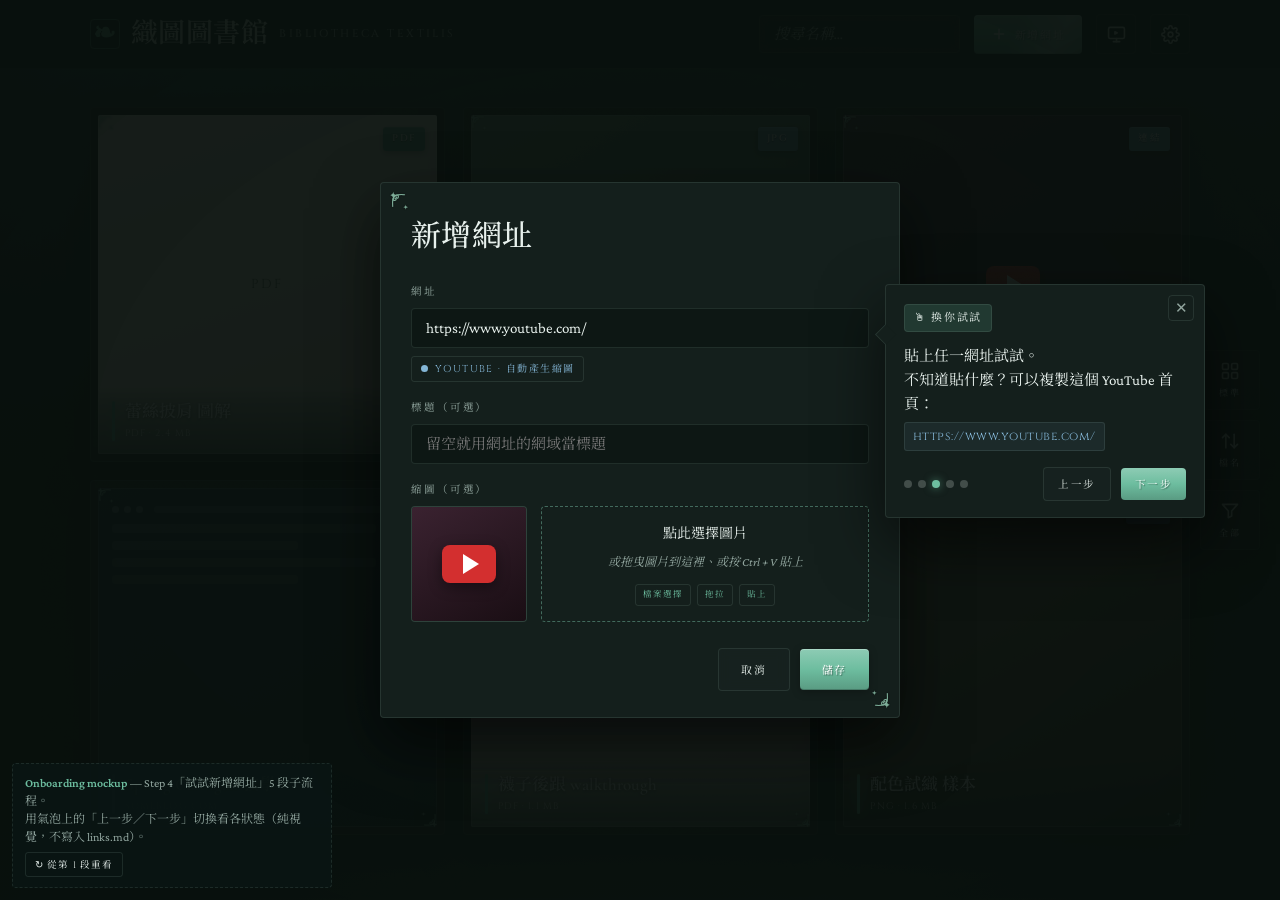
<file: spec/onboarding-mockup.html>
<!DOCTYPE html>
<html lang="zh-Hant">
<head>
<meta charset="UTF-8">
<meta name="viewport" content="width=device-width, initial-scale=1.0">
<title>Onboarding Mockup — Step 4「試試新增網址」</title>
<link rel="preconnect" href="https://fonts.googleapis.com">
<link rel="preconnect" href="https://fonts.gstatic.com" crossorigin>
<link href="https://fonts.googleapis.com/css2?family=Cinzel:wght@400;500;600&family=Cormorant+Garamond:ital,wght@0,400;0,500;0,600;1,400&family=Crimson+Pro:ital,wght@0,400;0,600;1,400&family=Noto+Serif+TC:wght@400;500;700&display=swap" rel="stylesheet">

<style>
  /* ===================================================================
     設計 token：逐字沿用 index.html（design-style.md 為準），不另創一套。
     =================================================================== */
  :root {
    color-scheme: dark;
    --bg1: #0a1614; --bg2: #08120f; --bg3: #0c1a15;
    --card: rgba(26,38,35,.52); --card-solid: #141f1c;
    --ink: #e7f0ec; --muted: #92a69f; --line: rgba(150,185,172,.14);
    --accent: #6dbd9f; --accent2: #84b6d6;
    --shadow: 0 14px 40px rgba(0,0,0,.5); --shadow-lg: 0 26px 64px rgba(0,0,0,.62);
    --font-head: "Cormorant Garamond","Noto Serif TC","Microsoft JhengHei",serif;
    --font-body: "Crimson Pro","Noto Serif TC","Microsoft JhengHei",serif;
    --font-disp: "Cinzel","Noto Serif TC","Microsoft JhengHei",serif;
    --t-fast: 150ms; --t-base: 300ms; --t-slow: 500ms; --t-drama: 700ms;
    --gutter: clamp(20px, 7vw, 112px);
    /* onboarding 遮罩色：沿用燈箱／對話框的深墨綠（design-style §7.3／§7.4） */
    --ob-mask: color-mix(in srgb, var(--bg1) 26%, rgba(8,14,11,.92));
    --sprig: url("data:image/svg+xml,<svg xmlns='http://www.w3.org/2000/svg' viewBox='0 0 60 60' fill='none' stroke-linecap='round' stroke-linejoin='round'><filter id='g' x='-50%' y='-50%' width='200%' height='200%'><feDropShadow dx='0' dy='0' stdDeviation='1.7' flood-color='rgba(6,12,10,.7)'/></filter><g filter='url(%23g)'><g stroke='rgba(150,206,180,.95)' stroke-width='1.8'><path d='M31 10 C 21 9 13 10 11 16 C 10 19 12 21 14.5 20 C 17 19 16.5 16 14 16.5'/><path d='M10 31 C 9 21 10 13 16 11 C 19 10 21 12 20 14.5 C 19 17 16 16.5 16.5 14'/></g><path d='M11 5 C 11.6 9 12 9.4 16 11 C 12 12.6 11.6 13 11 17 C 10.4 13 10 12.6 6 11 C 10 9.4 10.4 9 11 5 Z' fill='rgba(150,206,180,.95)'/><path d='M33 28 C 33.5 31 34 31.5 37 32 C 34 32.5 33.5 33 33 36 C 32.5 33 32 32.5 29 32 C 32 31.5 32.5 31 33 28 Z' fill='rgba(150,206,180,.95)'/></g></svg>");
    --swash: url("data:image/svg+xml,<svg xmlns='http://www.w3.org/2000/svg' viewBox='0 0 44 16' fill='none' stroke-linecap='round' stroke-linejoin='round'><path d='M42 8 C 31 7 24 11 16 9 C 9 7.4 6 4 9.5 3 C 13 2 13 7 8 7.6' stroke='white' stroke-width='1.4'/><path d='M5 3.5 C 5.4 6.2 6 6.6 8.6 7.6 C 6 8.6 5.4 9 5 11.6 C 4.6 9 4 8.6 1.4 7.6 C 4 6.6 4.6 6.2 5 3.5 Z' fill='white'/></svg>");
  }
  * { box-sizing: border-box; }
  html, body { min-height: 100%; }
  body {
    margin: 0; color: var(--ink); font-family: var(--font-body);
    font-size: 16px; line-height: 1.625; -webkit-font-smoothing: antialiased;
    background:
      radial-gradient(1200px 820px at 50% -10%, color-mix(in srgb, var(--accent) 24%, transparent), transparent 60%),
      radial-gradient(960px 720px at 6% 2%, color-mix(in srgb, var(--accent2) 20%, transparent), transparent 55%),
      radial-gradient(1040px 760px at 100% 6%, color-mix(in srgb, var(--accent) 16%, transparent), transparent 56%),
      radial-gradient(1180px 860px at 50% 122%, color-mix(in srgb, var(--accent) 18%, transparent), transparent 62%),
      linear-gradient(165deg, var(--bg1), var(--bg2) 48%, var(--bg3));
    background-repeat: no-repeat; background-attachment: fixed;
  }
  body::before, body::after { content: ""; position: fixed; inset: 0; pointer-events: none; z-index: 40; }
  body::before {
    background-image: url("data:image/svg+xml,%3Csvg xmlns='http://www.w3.org/2000/svg' width='160' height='160'%3E%3Cfilter id='n'%3E%3CfeTurbulence type='fractalNoise' baseFrequency='0.85' numOctaves='2' stitchTiles='stitch'/%3E%3C/filter%3E%3Crect width='100%25' height='100%25' filter='url(%23n)'/%3E%3C/svg%3E");
    opacity: .035; mix-blend-mode: overlay;
  }
  body::after {
    background: radial-gradient(ellipse at center, transparent 0%, transparent 52%, rgba(12,20,16,.5) 122%);
    opacity: .55;
  }
  @media (prefers-reduced-motion: reduce) {
    * { animation-duration: .01ms !important; animation-iteration-count: 1 !important; transition-duration: .01ms !important; }
  }
  :where(button, a, input, [tabindex]):focus-visible {
    outline: none; box-shadow: 0 0 0 2px var(--bg1), 0 0 0 4px var(--accent);
  }

  /* ---------- 頂欄（臨摹 index.html） ---------- */
  header {
    position: sticky; top: 0; z-index: 20;
    background: color-mix(in srgb, var(--bg1) 78%, transparent);
    backdrop-filter: blur(14px) saturate(1.15);
    border-bottom: 1px solid var(--line);
    padding: 14px var(--gutter); display: flex; align-items: center; gap: 14px; flex-wrap: wrap;
  }
  h1 { font-family: var(--font-head); font-size: 27px; margin: 0; font-weight: 600;
    letter-spacing: .02em; display: flex; align-items: center; gap: 11px; line-height: 1.1; }
  h1 .logo-ico { width: 30px; height: 30px; object-fit: contain; border-radius: 4px; padding: 1px;
    border: 1px solid color-mix(in srgb, var(--accent) 50%, transparent);
    display: inline-flex; align-items: center; justify-content: center; color: var(--accent); }
  h1 .sub { color: var(--muted); font-family: var(--font-disp); font-weight: 500; font-size: 11px;
    letter-spacing: .22em; text-transform: uppercase; }
  .grow { flex: 1; }
  .btn {
    border: 1px solid var(--line); background: var(--card); color: var(--ink);
    font-family: var(--font-disp); font-size: 11px; letter-spacing: .15em; text-transform: uppercase;
    padding: 11px 17px; border-radius: 4px; cursor: pointer;
    transition: var(--t-base) ease-out; white-space: nowrap; backdrop-filter: blur(6px);
  }
  .btn:hover { border-color: var(--accent); color: var(--accent); }
  .btn.primary {
    background: linear-gradient(180deg,
      color-mix(in srgb, var(--accent) 78%, #fff) 0%, var(--accent) 50%,
      color-mix(in srgb, var(--accent) 82%, #000) 100%);
    color: #fff; border: none;
    text-shadow: 1px 1px 1px rgba(0,0,0,.4), -1px -1px 1px rgba(255,255,255,.12);
    box-shadow: inset 0 1px 0 rgba(255,255,255,.25), inset 0 -1px 0 rgba(0,0,0,.2), 0 2px 8px rgba(0,0,0,.25);
  }
  .btn:disabled { opacity: .5; cursor: default; }
  .btn.icon { padding: 0; width: 40px; height: 40px; display: inline-flex; align-items: center; justify-content: center; }
  .btn.icon svg { width: 19px; height: 19px; display: block; }
  .btn.lg { padding: 12px 22px; }
  .btn.ghost-danger { color: #d08672; }

  /* 頂欄「新增網址」鈕：primary 綠 + 圖標 + 文字 + 呼吸光暈 + 金屬掃光 */
  #addUrlBtn { position: relative; overflow: hidden; display: inline-flex; align-items: center; gap: 8px;
    animation: addGlow 2.8s ease-in-out infinite; }
  #addUrlBtn svg { width: 16px; height: 16px; display: block; }
  @keyframes addGlow {
    0%, 100% { box-shadow: inset 0 1px 0 rgba(255,255,255,.25), inset 0 -1px 0 rgba(0,0,0,.2),
                 0 2px 8px rgba(0,0,0,.25), 0 0 0 0 transparent; }
    50%      { box-shadow: inset 0 1px 0 rgba(255,255,255,.25), inset 0 -1px 0 rgba(0,0,0,.2),
                 0 2px 8px rgba(0,0,0,.25), 0 0 18px 3px color-mix(in srgb, var(--accent) 50%, transparent); }
  }
  #addUrlBtn::after {
    content: ""; position: absolute; inset: 0; pointer-events: none; opacity: 1;
    background: linear-gradient(115deg, transparent 32%, rgba(255,255,255,.42) 50%, transparent 68%);
    background-size: 240% 100%; background-position: 200% 0;
    animation: addSheen 5s ease-in-out infinite;
  }
  @keyframes addSheen { 0%, 16% { background-position: 200% 0; } 34%, 100% { background-position: -120% 0; } }

  #search {
    border: 1px solid var(--line); background: var(--card); color: var(--ink); backdrop-filter: blur(6px);
    font-family: var(--font-body); font-size: 15px; padding: 10px 14px; border-radius: 4px; min-width: 160px; outline: none;
  }
  #search::placeholder { font-style: italic; color: var(--muted); }

  .menu { position: relative; }
  .menu-list {
    position: absolute; top: calc(100% + 8px); right: 0; min-width: 168px;
    background: var(--card-solid); border: 1px solid var(--line); border-radius: 4px;
    box-shadow: var(--shadow-lg); padding: 6px; z-index: 30;
    display: flex; flex-direction: column; gap: 2px;
  }
  .menu-list[hidden] { display: none; }
  .menu-item {
    border: none; background: none; color: var(--ink); text-align: left;
    font-family: var(--font-body); font-size: 14.5px;
    padding: 10px 14px; border-radius: 3px; cursor: pointer; white-space: nowrap; transition: var(--t-fast) ease-out;
  }
  .menu-item:hover { background: color-mix(in srgb, var(--accent) 16%, transparent); color: var(--accent); }
  /* 待接手實作項：「重看使用教學」（spec §2.2，index.html 尚未加） */
  .menu-item.todo { color: var(--accent2); }
  .menu-item.todo::after { content: " ·待接手"; font-family: var(--font-disp); font-size: 9px; letter-spacing: .1em; opacity: .7; }

  @media (max-width: 600px) {
    :root { --gutter: 16px; }
    h1 { flex: 1 1 100%; }
    .grow { display: none; }
    #search { order: 1; flex: 1 1 100%; min-width: 0; }
    #addUrlBtn { order: 2; flex: 1 1 auto; justify-content: center; }
    #slideBtn { order: 3; } .menu { order: 4; }
  }

  /* ---------- 側邊浮動按鈕（三顆） ---------- */
  .dock { position: fixed; z-index: 25; right: clamp(8px,1.6vw,22px); top: 50%; transform: translateY(-50%);
    display: flex; flex-direction: column; gap: 10px; }
  .dock-btn {
    width: 60px; min-height: 60px; border-radius: 4px; cursor: pointer;
    border: 1px solid var(--line); background: color-mix(in srgb, var(--card-solid) 88%, transparent);
    color: var(--ink); box-shadow: var(--shadow); backdrop-filter: blur(8px);
    display: flex; flex-direction: column; align-items: center; justify-content: center; gap: 5px;
  }
  .dock-btn svg { width: 20px; height: 20px; }
  .dock-lbl { font-family: var(--font-disp); font-size: 9px; font-weight: 600; letter-spacing: .12em; text-transform: uppercase; }
  @media (max-width: 600px) { .dock { right: 10px; } .dock-btn { width: 52px; min-height: 52px; } }

  /* ---------- 畫廊（背景內容） ---------- */
  main { padding: clamp(20px,3vw,40px) var(--gutter); position: relative; z-index: 1; }
  .grid { --min: 300px; --ar: 1/1; max-width: 1800px; margin: 0 auto;
    display: grid; gap: clamp(12px,1.4vw,20px); grid-template-columns: repeat(auto-fill, minmax(var(--min), 1fr)); }
  .card { position: relative; border-radius: 4px; padding: 7px;
    background: var(--card-solid); border: 1px solid var(--line); box-shadow: var(--shadow); }
  .card::before, .card::after {
    content: ""; position: absolute; width: 30px; height: 30px; z-index: 3; pointer-events: none;
    background: var(--sprig) center / contain no-repeat; opacity: .82;
  }
  .card::before { top: 4px; left: 4px; }
  .card::after  { bottom: 4px; right: 4px; transform: rotate(180deg); }
  .thumb { aspect-ratio: var(--ar); position: relative; overflow: hidden; border-radius: 2px;
    display: flex; align-items: center; justify-content: center;
    background: color-mix(in srgb, var(--accent) 12%, var(--card-solid)); }
  .thumb::after { content: ""; position: absolute; inset: 0; pointer-events: none; z-index: 1; border-radius: 2px;
    box-shadow: inset 0 0 0 1px rgba(255,255,255,.16); }
  .thumb .pdfdoc { width: 100%; height: 100%; background: linear-gradient(160deg, #f3efe6, #d9d2c4);
    display: flex; align-items: center; justify-content: center; }
  .thumb .pdfdoc span { font-family: var(--font-disp); font-size: 13px; letter-spacing: .2em; color: #5a6b54; }
  .thumb .photo { width: 100%; height: 100%; }
  .thumb .photo.a { background: linear-gradient(150deg, #6a8b74, #2f4a40); }
  .thumb .photo.b { background: linear-gradient(150deg, #7d6f55, #3a3022); }
  .web-page { width: 100%; height: 100%; padding: 14px; display: flex; flex-direction: column; gap: 8px;
    background: linear-gradient(150deg, #1a2f3a, #0e1f26); }
  .web-page .wbar { display: flex; gap: 5px; align-items: center; height: 14px; }
  .web-page .wbar i { width: 7px; height: 7px; border-radius: 50%; background: rgba(255,255,255,.28); }
  .web-page .wbar span { flex: 1; height: 7px; border-radius: 4px; margin-left: 6px; background: rgba(255,255,255,.14); }
  .web-page .ln { height: 9px; border-radius: 3px; background: rgba(255,255,255,.12); }
  .web-page .ln.s { width: 60%; } .web-page .ln.m { width: 85%; }
  .yt { width: 100%; height: 100%; background: linear-gradient(150deg, #3a2230, #1a0e14);
    display: flex; align-items: center; justify-content: center; }
  .yt .play { width: 54px; height: 38px; border-radius: 8px; background: #d32f2f;
    display: flex; align-items: center; justify-content: center; box-shadow: 0 4px 14px rgba(0,0,0,.4); }
  .yt .play::after { content: ""; border-left: 16px solid #fff; border-top: 10px solid transparent; border-bottom: 10px solid transparent; margin-left: 4px; }
  .badge { position: absolute; top: 12px; right: 12px;
    font-family: var(--font-disp); font-size: 9.5px; font-weight: 600; letter-spacing: .16em; text-transform: uppercase;
    padding: 4px 9px; border-radius: 3px; color: #fff;
    background: color-mix(in srgb, var(--accent) 84%, #000 10%); text-shadow: 0 1px 1px rgba(0,0,0,.4);
    box-shadow: inset 0 1px 0 rgba(255,255,255,.18), 0 2px 6px rgba(0,0,0,.3); z-index: 2; }
  .badge.image { background: color-mix(in srgb, var(--accent2) 84%, #000 10%); }
  .badge.url { background: color-mix(in srgb, var(--accent2) 86%, #000 12%); }
  .label { position: absolute; left: 0; right: 0; bottom: 0; display: flex; gap: 10px; align-items: flex-end;
    padding: 14px 14px 13px; color: #fff;
    background: linear-gradient(to top, rgba(16,34,30,.66), rgba(16,34,30,.22) 78%, transparent); }
  .label .bar { flex: none; width: 3px; align-self: stretch; min-height: 26px; border-radius: 2px;
    background: var(--accent); box-shadow: 0 0 8px color-mix(in srgb, var(--accent) 60%, transparent); }
  .label .bar.url { background: var(--accent2); box-shadow: 0 0 8px color-mix(in srgb, var(--accent2) 60%, transparent); }
  .label .name { font-family: var(--font-head); font-size: 17px; font-weight: 600; line-height: 1.25; text-shadow: 0 1px 3px rgba(0,0,0,.5); }
  .label .size { font-family: var(--font-disp); font-size: 9.5px; letter-spacing: .12em; text-transform: uppercase; opacity: .82; margin-top: 4px; }

  /* ===================================================================
     新增網址對話框（沿用 index.html .overlay/.dialog 規範）
     —— 在 onboarding 子流程 3~5 中，對話框浮在遮罩之上、完整可讀（focus trap 範圍）。
     =================================================================== */
  .overlay { position: fixed; inset: 0; z-index: 61; display: none; align-items: center; justify-content: center;
    padding: clamp(14px,3vw,40px); }
  .overlay.show { display: flex; }
  .dialog { position: relative; width: min(520px, 100%); max-height: 90vh; overflow: auto;
    background: var(--card-solid); border: 1px solid var(--line); border-radius: 4px;
    box-shadow: var(--shadow-lg); padding: 30px 30px 26px; }
  .dialog::before, .dialog::after { content: ""; position: absolute; width: 34px; height: 34px; pointer-events: none;
    background: var(--sprig) center / contain no-repeat; opacity: .85; }
  .dialog::before { top: 6px; left: 6px; }
  .dialog::after  { bottom: 6px; right: 6px; transform: rotate(180deg); }
  .dialog h3 { font-family: var(--font-head); font-size: 30px; font-weight: 500; margin: 0 0 22px; letter-spacing: .01em; }
  .field { margin-bottom: 18px; }
  .field > label { display: block; font-family: var(--font-disp); font-size: 10.5px; letter-spacing: .18em;
    text-transform: uppercase; color: var(--muted); margin-bottom: 7px; }
  .field input[type=text], .field input[type=url] {
    width: 100%; border: 1px solid var(--line); background: color-mix(in srgb, var(--bg2) 60%, var(--card-solid));
    color: var(--ink); font-family: var(--font-body); font-size: 15px; padding: 11px 14px; border-radius: 4px; outline: none; }
  .platform-pill { margin-top: 8px; display: inline-flex; align-items: center; gap: 7px;
    font-family: var(--font-disp); font-size: 10px; letter-spacing: .14em; text-transform: uppercase;
    color: var(--accent2); border: 1px solid var(--line); border-radius: 3px; padding: 4px 9px; }
  .platform-pill .dot { width: 7px; height: 7px; border-radius: 50%; background: var(--accent2); }
  .thumb-row { display: flex; gap: 14px; align-items: stretch; }
  .thumb-preview { flex: none; width: 116px; aspect-ratio: 1/1; border-radius: 4px; overflow: hidden;
    border: 1px solid var(--line); background: color-mix(in srgb, var(--accent) 10%, var(--card-solid));
    display: flex; align-items: center; justify-content: center; }
  .thumb-preview .ph { font-family: var(--font-disp); font-size: 9px; letter-spacing: .12em; text-transform: uppercase; color: var(--muted); text-align: center; padding: 8px; }
  .thumb-preview .yt { border-radius: 0; }
  .dropzone { flex: 1; min-width: 0; border: 1.5px dashed color-mix(in srgb, var(--accent) 40%, var(--line)); border-radius: 4px;
    padding: 14px; display: flex; flex-direction: column; justify-content: center; gap: 8px; cursor: pointer; text-align: center; }
  .dropzone .big { font-family: var(--font-body); font-size: 14px; color: var(--ink); }
  .dropzone .hint { font-family: var(--font-body); font-style: italic; font-size: 12px; color: var(--muted); }
  .dropzone .ways { display: flex; gap: 6px; justify-content: center; flex-wrap: wrap; margin-top: 4px; }
  .dropzone .way { font-family: var(--font-disp); font-size: 8.5px; letter-spacing: .12em; text-transform: uppercase;
    color: var(--accent); border: 1px solid var(--line); border-radius: 3px; padding: 3px 7px; }
  .dialog-foot { display: flex; gap: 10px; align-items: center; margin-top: 26px; flex-wrap: wrap; }
  .dialog-foot .spacer { flex: 1; }

  /* ===================================================================
     ★ Onboarding 圖層（design-style §7.11；z：遮罩 60 / 對話框 61 / 高亮環 62 / 氣泡 63）
     鏤空＝「大遮罩 + 反向 box-shadow」，不使用 clip-path / filter。
     =================================================================== */
  /* 平面遮罩：S1 開場、以及對話框開啟時的底（對話框 z61 蓋在它上面） */
  #obVeil { position: fixed; inset: 0; z-index: 60; background: var(--ob-mask); display: none; }
  #obVeil.show { display: block; }

  /* 鏤空高亮：一個透明方框，靠超大 box-shadow 當遮罩、外加呼吸光暈環 */
  #obSpot { position: fixed; z-index: 60; border-radius: 6px; pointer-events: none; display: none;
    box-shadow: 0 0 0 9999px var(--ob-mask), 0 0 0 3px color-mix(in srgb, var(--accent) 60%, transparent);
    animation: obPulse 2.4s ease-in-out infinite; }
  #obSpot.show { display: block; }
  @keyframes obPulse {
    0%, 100% { box-shadow: 0 0 0 9999px var(--ob-mask), 0 0 0 3px color-mix(in srgb, var(--accent) 55%, transparent), 0 0 0 0 transparent; }
    50%      { box-shadow: 0 0 0 9999px var(--ob-mask), 0 0 0 3px color-mix(in srgb, var(--accent) 30%, transparent), 0 0 22px 6px color-mix(in srgb, var(--accent) 34%, transparent); }
  }

  /* 對話框內子元件的高亮環（對話框完整可見，只把目標圈起來） */
  #obRing { position: fixed; z-index: 62; border-radius: 6px; pointer-events: none; display: none;
    animation: obRing 2.4s ease-in-out infinite; }
  #obRing.show { display: block; }
  @keyframes obRing {
    0%, 100% { box-shadow: 0 0 0 3px color-mix(in srgb, var(--accent) 55%, transparent), 0 0 0 0 transparent; }
    50%      { box-shadow: 0 0 0 3px color-mix(in srgb, var(--accent) 38%, transparent), 0 0 22px 5px color-mix(in srgb, var(--accent) 32%, transparent); }
  }

  /* 氣泡（design-style §7.11）：~320px、4px 圓角、同對話框底色、8px 三角箭頭 */
  #obBubble { position: fixed; z-index: 63; width: 320px; max-width: calc(100vw - 28px);
    background: var(--card-solid); border: 1px solid var(--line); border-radius: 4px;
    box-shadow: var(--shadow-lg); padding: 18px 18px 16px; display: none;
    animation: obIn var(--t-base) ease-out; }
  #obBubble.show { display: block; }
  @keyframes obIn { from { opacity: 0; transform: translateY(6px); } to { opacity: 1; transform: none; } }
  #obBubble::after { content: ""; position: absolute; width: 14px; height: 14px;
    background: var(--card-solid); border: 1px solid var(--line); transform: rotate(45deg); }
  /* 箭頭指向：依氣泡相對目標的位置，JS 加對應 class */
  #obBubble.arr-up::after    { top: -8px; left: var(--arr, 28px); border-right: none; border-bottom: none; }
  #obBubble.arr-down::after  { bottom: -8px; left: var(--arr, 28px); border-left: none; border-top: none; }
  #obBubble.arr-left::after  { left: -8px; top: var(--arr, 24px); border-right: none; border-top: none; }
  #obBubble.arr-right::after { right: -8px; top: var(--arr, 24px); border-left: none; border-bottom: none; }

  .ob-badge { display: inline-flex; align-items: center; gap: 6px;
    font-family: var(--font-disp); font-size: 11px; letter-spacing: .15em; text-transform: uppercase;
    color: var(--ink); background: color-mix(in srgb, var(--accent) 16%, transparent);
    border: 1px solid var(--line); border-radius: 4px; padding: 4px 9px; margin-bottom: 12px; }
  .ob-title { font-family: var(--font-head); font-size: 21px; font-weight: 600; margin: 0 0 8px; line-height: 1.25; }
  .ob-text { font-family: var(--font-body); font-size: 15px; line-height: 1.6; color: var(--ink); margin: 0; white-space: pre-line; }
  .ob-text .url-eg { display: inline-block; margin-top: 6px; font-family: var(--font-disp); font-size: 12px;
    letter-spacing: .04em; color: var(--accent2); border: 1px solid var(--line); border-radius: 3px;
    padding: 4px 8px; background: color-mix(in srgb, var(--accent2) 8%, transparent); word-break: break-all; }

  .ob-foot { display: flex; align-items: center; gap: 10px; margin-top: 16px; }
  .ob-dots { display: flex; gap: 6px; flex: 1; }
  .ob-dots i { width: 8px; height: 8px; border-radius: 50%; background: color-mix(in srgb, var(--ink) 22%, transparent); transition: var(--t-fast) ease-out; }
  .ob-dots i.on { background: var(--accent); box-shadow: 0 0 8px color-mix(in srgb, var(--accent) 60%, transparent); }
  .ob-btn { font-family: var(--font-disp); font-size: 10.5px; letter-spacing: .14em; text-transform: uppercase;
    border: 1px solid var(--line); background: var(--card); color: var(--ink);
    padding: 8px 14px; border-radius: 4px; cursor: pointer; transition: var(--t-fast) ease-out; }
  .ob-btn:hover { border-color: var(--accent); color: var(--accent); }
  .ob-btn.primary { background: linear-gradient(180deg, color-mix(in srgb, var(--accent) 78%, #fff), var(--accent) 50%, color-mix(in srgb, var(--accent) 82%, #000));
    color: #fff; border: none; text-shadow: 1px 1px 1px rgba(0,0,0,.4); }
  .ob-btn:disabled { opacity: .4; cursor: default; }
  .ob-skip { position: absolute; top: 10px; right: 10px; width: 26px; height: 26px; border-radius: 4px;
    border: 1px solid var(--line); background: none; color: var(--muted); cursor: pointer; font-size: 15px;
    display: flex; align-items: center; justify-content: center; transition: var(--t-fast) ease-out; }
  .ob-skip:hover { color: var(--accent); border-color: var(--accent); }
  .ob-ctx { font-family: var(--font-disp); font-size: 9px; letter-spacing: .18em; text-transform: uppercase;
    color: var(--muted); margin-bottom: 10px; }

  /* S1 開場：置中卡片（無 spotlight 目標） */
  #obIntro { position: fixed; z-index: 61; inset: 0; display: none; align-items: center; justify-content: center; padding: 20px; }
  #obIntro.show { display: flex; }
  #obIntro .panel { position: relative; width: min(440px, 100%); background: var(--card-solid);
    border: 1px solid var(--line); border-radius: 4px; box-shadow: var(--shadow-lg); padding: 30px 30px 24px; }
  #obIntro .panel::before, #obIntro .panel::after { content: ""; position: absolute; width: 34px; height: 34px;
    pointer-events: none; background: var(--sprig) center / contain no-repeat; opacity: .85; }
  #obIntro .panel::before { top: 6px; left: 6px; }
  #obIntro .panel::after  { bottom: 6px; right: 6px; transform: rotate(180deg); }

  /* mockup 鷹架說明條（非產品 UI，僅標示這是參考稿） */
  #scaffold { position: fixed; left: 12px; bottom: 12px; z-index: 80; max-width: 320px;
    font-family: var(--font-body); font-size: 12px; line-height: 1.5; color: var(--muted);
    background: color-mix(in srgb, var(--bg1) 86%, transparent); border: 1px dashed var(--line);
    border-radius: 4px; padding: 10px 12px; }
  #scaffold b { color: var(--accent); font-weight: 600; }
  #scaffold button { font-family: var(--font-disp); font-size: 9.5px; letter-spacing: .12em; text-transform: uppercase;
    border: 1px solid var(--line); background: none; color: var(--ink); padding: 4px 9px; border-radius: 3px; cursor: pointer; margin-top: 6px; }
  #scaffold button:hover { border-color: var(--accent); color: var(--accent); }
</style>
</head>
<body>

<!-- ============ 背景 app（臨摹 index.html，僅供 onboarding 疊在上面） ============ -->
<header>
  <h1><span class="logo-ico">❧</span>織圖圖書館 <span class="sub">Bibliotheca Textilis</span></h1>
  <div class="grow"></div>
  <input id="search" type="search" placeholder="搜尋名稱…" autocomplete="off">
  <button class="btn primary" id="addUrlBtn" title="新增網址"><svg viewBox="0 0 24 24" fill="none" stroke="currentColor" stroke-width="2.2" stroke-linecap="round" stroke-linejoin="round"><path d="M12 5v14M5 12h14"/></svg>新增網址</button>
  <button class="btn icon" id="slideBtn" title="幻燈片"><svg viewBox="0 0 24 24" fill="none" stroke="currentColor" stroke-width="2" stroke-linecap="round" stroke-linejoin="round"><rect x="2" y="3" width="20" height="14" rx="2"/><path d="M10 8.5v3l3-1.5-3-1.5z" fill="currentColor"/><path d="M8 21h8"/><path d="M12 17v4"/></svg></button>
  <div class="menu">
    <button class="btn icon" id="settingsBtn" title="設定"><svg viewBox="0 0 24 24" fill="none" stroke="currentColor" stroke-width="2" stroke-linecap="round" stroke-linejoin="round"><circle cx="12" cy="12" r="3"/><path d="M19.4 15a1.65 1.65 0 0 0 .33 1.82l.06.06a2 2 0 1 1-2.83 2.83l-.06-.06a1.65 1.65 0 0 0-1.82-.33 1.65 1.65 0 0 0-1 1.51V21a2 2 0 0 1-4 0v-.09A1.65 1.65 0 0 0 9 19.4a1.65 1.65 0 0 0-1.82.33l-.06.06a2 2 0 1 1-2.83-2.83l.06-.06a1.65 1.65 0 0 0 .33-1.82 1.65 1.65 0 0 0-1.51-1H3a2 2 0 0 1 0-4h.09A1.65 1.65 0 0 0 4.6 9a1.65 1.65 0 0 0-.33-1.82l-.06-.06a2 2 0 1 1 2.83-2.83l.06.06a1.65 1.65 0 0 0 1.82.33H9a1.65 1.65 0 0 0 1-1.51V3a2 2 0 0 1 4 0v.09a1.65 1.65 0 0 0 1 1.51 1.65 1.65 0 0 0 1.82-.33l.06-.06a2 2 0 1 1 2.83 2.83l-.06.06a1.65 1.65 0 0 0-.33 1.82V9a1.65 1.65 0 0 0 1.51 1H21a2 2 0 0 1 0 4h-.09a1.65 1.65 0 0 0-1.51 1z"/></svg></button>
    <div class="menu-list" id="settingsList" hidden>
      <button class="menu-item">重新整理</button>
      <button class="menu-item">更換資料夾</button>
      <button class="menu-item todo">重看使用教學</button>
    </div>
  </div>
</header>

<div class="dock">
  <button class="dock-btn" title="檢視大小"><svg viewBox="0 0 24 24" fill="none" stroke="currentColor" stroke-width="2" stroke-linecap="round" stroke-linejoin="round"><rect x="3" y="3" width="7" height="7" rx="1.4"/><rect x="14" y="3" width="7" height="7" rx="1.4"/><rect x="14" y="14" width="7" height="7" rx="1.4"/><rect x="3" y="14" width="7" height="7" rx="1.4"/></svg><span class="dock-lbl">標準</span></button>
  <button class="dock-btn" title="排序"><svg viewBox="0 0 24 24" fill="none" stroke="currentColor" stroke-width="2" stroke-linecap="round" stroke-linejoin="round"><path d="m21 16-4 4-4-4"/><path d="M17 20V4"/><path d="m3 8 4-4 4 4"/><path d="M7 4v16"/></svg><span class="dock-lbl">檔名</span></button>
  <button class="dock-btn" title="來源篩選"><svg viewBox="0 0 24 24" fill="none" stroke="currentColor" stroke-width="2" stroke-linecap="round" stroke-linejoin="round"><path d="M3 4h18l-7 8v6l-4 2v-8z"/></svg><span class="dock-lbl">全部</span></button>
</div>

<main>
  <div class="grid">
    <div class="card"><div class="thumb"><div class="pdfdoc"><span>PDF</span></div><div class="badge">PDF</div><div class="label"><span class="bar"></span><div><div class="name">蕾絲披肩 圖解</div><div class="size">PDF · 2.4 MB</div></div></div></div></div>
    <div class="card"><div class="thumb"><div class="photo a"></div><div class="badge image">JPG</div><div class="label"><span class="bar"></span><div><div class="name">麻花毛衣 成品照</div><div class="size">JPG · 880 KB</div></div></div></div></div>
    <div class="card"><div class="thumb"><div class="yt"><div class="play"></div></div><div class="badge url">連結</div><div class="label"><span class="bar url"></span><div><div class="name">Lace Knitting Basics</div><div class="size">youtube.com</div></div></div></div></div>
    <div class="card"><div class="thumb"><div class="web-page"><div class="wbar"><i></i><i></i><i></i><span></span></div><div class="ln m"></div><div class="ln s"></div><div class="ln m"></div><div class="ln s"></div></div><div class="badge url">連結</div><div class="label"><span class="bar url"></span><div><div class="name">Spring Cardigan 教學</div><div class="size">someblog.com</div></div></div></div></div>
    <div class="card"><div class="thumb"><div class="pdfdoc"><span>PDF</span></div><div class="badge">PDF</div><div class="label"><span class="bar"></span><div><div class="name">襪子後跟 walkthrough</div><div class="size">PDF · 1.1 MB</div></div></div></div></div>
    <div class="card"><div class="thumb"><div class="photo b"></div><div class="badge image">PNG</div><div class="label"><span class="bar"></span><div><div class="name">配色試織 樣本</div><div class="size">PNG · 1.6 MB</div></div></div></div></div>
  </div>
</main>

<!-- ============ 新增網址對話框（子流程 3~5 時顯示；prefill YouTube 範例） ============ -->
<div class="overlay" id="urlDialog">
  <div class="dialog">
    <h3>新增網址</h3>
    <div class="field" id="fieldUrl">
      <label>網址</label>
      <input type="url" value="https://www.youtube.com/" autocomplete="off" spellcheck="false">
      <div class="platform-pill"><span class="dot"></span><span>YouTube · 自動產生縮圖</span></div>
    </div>
    <div class="field">
      <label>標題（可選）</label>
      <input type="text" placeholder="留空就用網址的網域當標題" autocomplete="off">
    </div>
    <div class="field" id="fieldThumb">
      <label>縮圖（可選）</label>
      <div class="thumb-row">
        <div class="thumb-preview"><div class="yt"><div class="play"></div></div></div>
        <div class="dropzone">
          <div class="big">點此選擇圖片</div>
          <div class="hint">或拖曳圖片到這裡、或按 Ctrl + V 貼上</div>
          <div class="ways"><span class="way">檔案選擇</span><span class="way">拖拉</span><span class="way">貼上</span></div>
        </div>
      </div>
    </div>
    <div class="dialog-foot">
      <div class="spacer"></div>
      <button class="btn lg">取消</button>
      <button class="btn primary lg" id="dlgSave">儲存</button>
    </div>
  </div>
</div>

<!-- ============ Onboarding 圖層 ============ -->
<div id="obVeil"></div>
<div id="obSpot"></div>
<div id="obRing"></div>

<div id="obIntro">
  <div class="panel">
    <button class="ob-skip" data-skip title="跳過教學">✕</button>
    <div class="ob-ctx">教學步驟 4 / 7</div>
    <div class="ob-badge">🖱 換你試試</div>
    <h2 class="ob-title">試試把一個網址收進來</h2>
    <p class="ob-text">網頁右上角的「新增網址」鈕可以把網頁／影片連結收進你的資料夾。

來試試——下面那顆會圈起來，按下去就會跳出真正的新增視窗。</p>
    <div class="ob-foot">
      <div class="ob-dots"><i class="on"></i><i></i><i></i><i></i><i></i></div>
      <button class="ob-btn" data-prev disabled>上一步</button>
      <button class="ob-btn primary" data-next>下一步</button>
    </div>
  </div>
</div>

<div id="obBubble">
  <button class="ob-skip" data-skip title="跳過教學">✕</button>
  <div class="ob-badge">🖱 換你試試</div>
  <p class="ob-text" id="obBubbleText"></p>
  <div class="ob-foot">
    <div class="ob-dots" id="obDots"></div>
    <button class="ob-btn" data-prev>上一步</button>
    <button class="ob-btn primary" data-next>下一步</button>
  </div>
</div>

<!-- mockup 鷹架（非產品 UI） -->
<div id="scaffold">
  <b>Onboarding mockup</b> — Step 4「試試新增網址」5 段子流程。<br>
  用氣泡上的「上一步／下一步」切換看各狀態（純視覺，不寫入 links.md）。
  <br><button id="replay">↻ 從第 1 段重看</button>
</div>

<script>
  const $ = s => document.querySelector(s);
  const veil = $("#obVeil"), spot = $("#obSpot"), ring = $("#obRing");
  const bubble = $("#obBubble"), bubbleText = $("#obBubbleText"), dots = $("#obDots");
  const intro = $("#obIntro"), dialog = $("#urlDialog");

  // Step 4 的 5 段子流程（對齊新版 onboarding-spec §4 Step 4）
  const SUB = [
    { kind: "intro" },                                              // ① 開場對話框
    { kind: "spot", target: "#addUrlBtn", dialog: false, side: "bottom",
      text: "按這顆，跳出新增視窗。" },                              // ② spotlight 新增網址鈕
    { kind: "ring", target: "#fieldUrl", dialog: true, side: "right",
      text: "貼上任一網址試試。\n不知道貼什麼？可以複製這個 YouTube 首頁：",
      eg: "https://www.youtube.com/" },                            // ③ spotlight 網址欄位
    { kind: "ring", target: "#fieldThumb", dialog: true, side: "right",
      text: "YouTube 連結會自動產生縮圖。\n其他網站可以用檔案／拖拉／貼上自訂縮圖。\n這次不用真的上傳，看一下就好。" }, // ④ spotlight 縮圖區
    { kind: "ring", target: "#dlgSave", dialog: true, side: "left",
      text: "按下儲存，這筆網址就會真的寫進 links.md。" },           // ⑤ spotlight 儲存鈕
  ];

  let i = 0;

  function hideAllLayers() {
    veil.classList.remove("show"); spot.classList.remove("show");
    ring.classList.remove("show"); bubble.classList.remove("show"); intro.classList.remove("show");
  }

  function renderDots() {
    dots.innerHTML = SUB.map((_, k) => `<i class="${k === i ? "on" : ""}"></i>`).join("");
  }

  // 把一個浮層方框貼到目標元件的位置（含 padding），design-style §3.1：resize 要重算
  function boxTo(el, rect, pad) {
    el.style.top = (rect.top - pad) + "px";
    el.style.left = (rect.left - pad) + "px";
    el.style.width = (rect.width + pad * 2) + "px";
    el.style.height = (rect.height + pad * 2) + "px";
  }

  // 依目標與偏好方向擺氣泡，超出視窗就退而求其次
  function placeBubble(rect, side) {
    const W = bubble.offsetWidth, H = bubble.offsetHeight, gap = 16, m = 10;
    let top, left, arr;
    const tryRight = () => rect.right + gap + W <= window.innerWidth - m;
    const tryLeft  = () => rect.left - gap - W >= m;
    const tryBottom = () => rect.bottom + gap + H <= window.innerHeight - m;

    if (side === "right" && tryRight())      { left = rect.right + gap; top = rect.top; arr = "left"; }
    else if (side === "left" && tryLeft())   { left = rect.left - gap - W; top = rect.top; arr = "right"; }
    else if (side === "bottom" && tryBottom()){ left = rect.left; top = rect.bottom + gap; arr = "up"; }
    else if (tryBottom())                    { left = rect.left; top = rect.bottom + gap; arr = "up"; }
    else                                     { left = rect.left; top = rect.top - gap - H; arr = "down"; }

    left = Math.max(m, Math.min(left, window.innerWidth - W - m));
    top  = Math.max(m, Math.min(top,  window.innerHeight - H - m));
    bubble.style.left = left + "px";
    bubble.style.top = top + "px";
    bubble.className = "show arr-" + arr;
    // 箭頭對準目標中心
    if (arr === "up" || arr === "down") {
      const cx = rect.left + rect.width / 2 - left;
      bubble.style.setProperty("--arr", Math.max(14, Math.min(cx - 7, W - 28)) + "px");
    } else {
      const cy = rect.top + rect.height / 2 - top;
      bubble.style.setProperty("--arr", Math.max(14, Math.min(cy - 7, H - 28)) + "px");
    }
  }

  function render() {
    const step = SUB[i];
    hideAllLayers();
    dialog.classList.toggle("show", !!step.dialog);

    if (step.kind === "intro") { veil.classList.add("show"); intro.classList.add("show"); return; }

    // 氣泡內容
    bubbleText.textContent = step.text;
    if (step.eg) {
      const eg = document.createElement("span");
      eg.className = "url-eg"; eg.textContent = step.eg;
      bubbleText.appendChild(document.createTextNode("\n"));
      bubbleText.appendChild(eg);
    }
    renderDots();

    // 等對話框排版好再量座標
    requestAnimationFrame(() => {
      const el = $(step.target);
      const rect = el.getBoundingClientRect();
      if (step.kind === "spot") {            // 鏤空高亮真實 app 元件（遮罩靠 box-shadow）
        boxTo(spot, rect, 8); spot.classList.add("show");
      } else {                               // 對話框內子元件：對話框可見，只圈高亮環
        veil.classList.add("show");          // app 背景仍壓暗
        boxTo(ring, rect, 8); ring.classList.add("show");
      }
      bubble.classList.add("show");
      placeBubble(rect, step.side);
    });
  }

  function go(d) {
    const n = i + d;
    if (n < 0) return;
    if (n >= SUB.length) { hideAllLayers(); dialog.classList.remove("show"); return; } // 走完 → 接 Step 5（範圍外）
    i = n; render();
    // intro 與氣泡的「上一步」禁用狀態
    document.querySelectorAll("[data-prev]").forEach(b => b.disabled = (i === 0));
  }

  document.querySelectorAll("[data-next]").forEach(b => b.onclick = () => go(1));
  document.querySelectorAll("[data-prev]").forEach(b => b.onclick = () => go(-1));
  document.querySelectorAll("[data-skip]").forEach(b => b.onclick = () => { hideAllLayers(); dialog.classList.remove("show"); });
  $("#replay").onclick = () => { i = 0; render(); document.querySelectorAll("[data-prev]").forEach(b => b.disabled = true); };

  // resize 重算座標（design-style §3.1 ⚠️）
  window.addEventListener("resize", () => { if (bubble.classList.contains("show") || spot.classList.contains("show")) render(); });

  // 設定選單只是擺著示意（點開看「重看使用教學」待辦項）
  $("#settingsBtn").onclick = e => { e.stopPropagation(); const l = $("#settingsList"); l.hidden = !l.hidden; };
  document.addEventListener("click", e => { if (!e.target.closest(".menu")) $("#settingsList").hidden = true; });

  // 依你描述，預設停在「對話框已開 + spotlight 網址欄」這段（子流程 ③）
  i = 2; render();
  document.querySelectorAll("[data-prev]").forEach(b => b.disabled = false);
</script>
</body>
</html>
</file>
<file: css/style.css>
:root {
    color-scheme: dark;
    /* 只保留深色模式：圖書館夜色綠（深、暖的墨綠）；色調保留原綠/藍 accent */
    --bg1: #0a1614; --bg2: #08120f; --bg3: #0c1a15;
    --card: rgba(26,38,35,.52); --card-solid: #141f1c;
    --ink: #e7f0ec; --muted: #92a69f; --line: rgba(150,185,172,.14);
    --accent: #6dbd9f; --accent2: #84b6d6;
    --shadow: 0 14px 40px rgba(0,0,0,.5); --shadow-lg: 0 26px 64px rgba(0,0,0,.62);
    /* 頁面背景：抽成變數，body 與 main 共用 —— main 需有不透明背景才能在捲動時遮住下方 sticky footer，露出時不蓋到內容 */
    --page-bg:
      radial-gradient(1200px 820px at 50% -10%, color-mix(in srgb, var(--accent) 24%, transparent), transparent 60%),
      radial-gradient(960px 720px at 6% 2%, color-mix(in srgb, var(--accent2) 20%, transparent), transparent 55%),
      radial-gradient(1040px 760px at 100% 6%, color-mix(in srgb, var(--accent) 16%, transparent), transparent 56%),
      radial-gradient(1180px 860px at 50% 122%, color-mix(in srgb, var(--accent) 18%, transparent), transparent 62%),
      linear-gradient(165deg, var(--bg1), var(--bg2) 48%, var(--bg3));
    /* onboarding 遮罩色：沿用燈箱／對話框的深墨綠（design-style §7.3／§7.4） */
    --ob-mask: color-mix(in srgb, var(--bg1) 26%, rgba(8,14,11,.92));
    /* Academia 排版字體：拉丁顯示襯線 + 中文襯線 */
    --font-head: "Cormorant Garamond","Noto Serif TC","Microsoft JhengHei",serif;
    --font-body: "Crimson Pro","Noto Serif TC","Microsoft JhengHei",serif;
    --font-disp: "Cinzel","Noto Serif TC","Microsoft JhengHei",serif;
    /* Academia 沉穩轉場（ease-out，不彈跳） */
    --t-fast: 150ms; --t-base: 300ms; --t-slow: 500ms; --t-drama: 700ms;
    /* 頁面左右留白：給兩側浮動篩選按鈕的空間，內容往內縮 */
    --gutter: clamp(20px, 7vw, 112px);
    /* 框角線條：捲軸 + 角寶石 + 內閃星；柔綠線 + 烤進 SVG 的柔邊陰影（feDropShadow，非即時 CSS filter） */
    --sprig: url("data:image/svg+xml,<svg xmlns='http://www.w3.org/2000/svg' viewBox='0 0 60 60' fill='none' stroke-linecap='round' stroke-linejoin='round'><filter id='g' x='-50%' y='-50%' width='200%' height='200%'><feDropShadow dx='0' dy='0' stdDeviation='1.7' flood-color='rgba(6,12,10,.7)'/></filter><g filter='url(%23g)'><g stroke='rgba(150,206,180,.95)' stroke-width='1.8'><path d='M31 10 C 21 9 13 10 11 16 C 10 19 12 21 14.5 20 C 17 19 16.5 16 14 16.5'/><path d='M10 31 C 9 21 10 13 16 11 C 19 10 21 12 20 14.5 C 19 17 16 16.5 16.5 14'/></g><path d='M11 5 C 11.6 9 12 9.4 16 11 C 12 12.6 11.6 13 11 17 C 10.4 13 10 12.6 6 11 C 10 9.4 10.4 9 11 5 Z' fill='rgba(150,206,180,.95)'/><path d='M33 28 C 33.5 31 34 31.5 37 32 C 34 32.5 33.5 33 33 36 C 32.5 33 32 32.5 29 32 C 32 31.5 32.5 31 33 28 Z' fill='rgba(150,206,180,.95)'/></g></svg>");
    /* 按鈕捲花：捲軸 + 閃星終端；純白、無描邊（開口朝文字） */
    --swash: url("data:image/svg+xml,<svg xmlns='http://www.w3.org/2000/svg' viewBox='0 0 44 16' fill='none' stroke-linecap='round' stroke-linejoin='round'><path d='M42 8 C 31 7 24 11 16 9 C 9 7.4 6 4 9.5 3 C 13 2 13 7 8 7.6' stroke='white' stroke-width='1.4'/><path d='M5 3.5 C 5.4 6.2 6 6.6 8.6 7.6 C 6 8.6 5.4 9 5 11.6 C 4.6 9 4 8.6 1.4 7.6 C 4 6.6 4.6 6.2 5 3.5 Z' fill='white'/></svg>");
  }
  * { box-sizing: border-box; }
  html, body { min-height: 100%; }
  body {
    margin: 0; color: var(--ink);
    font-family: var(--font-body);
    font-size: 16px; line-height: 1.625;
    -webkit-font-smoothing: antialiased;
    /* 重新調過的背景漸層：由上方／中央灑下的「館內燈光」暖光暈（抽成 --page-bg，與 main 共用） */
    background: var(--page-bg);
    background-repeat: no-repeat;
    background-attachment: fixed;
  }
  /* ---------- Academia 氛圍覆蓋層：紙張紋理 + 暈影（固定、不擋點擊） ---------- */
  body::before, body::after {
    content: ""; position: fixed; inset: 0; pointer-events: none; z-index: 40;
  }
  body::before {                         /* 紙張紋理 */
    background-image: url("data:image/svg+xml,%3Csvg xmlns='http://www.w3.org/2000/svg' width='160' height='160'%3E%3Cfilter id='n'%3E%3CfeTurbulence type='fractalNoise' baseFrequency='0.85' numOctaves='2' stitchTiles='stitch'/%3E%3C/filter%3E%3Crect width='100%25' height='100%25' filter='url(%23n)'/%3E%3C/svg%3E");
    opacity: .035; mix-blend-mode: overlay;
  }
  body::after {                          /* 暈影：聚焦中央，模擬館內燈光 */
    background: radial-gradient(ellipse at center, transparent 0%, transparent 52%, rgba(12,20,16,.5) 122%);
    opacity: .55;
  }
  @media (prefers-reduced-motion: reduce) {
    * { animation-duration: .01ms !important; animation-iteration-count: 1 !important; transition-duration: .01ms !important; }
  }
  /* 鍵盤導覽 focus 環（accent 取代 brass） */
  :where(button, a, input, [tabindex]):focus-visible {
    outline: none; box-shadow: 0 0 0 2px var(--bg1), 0 0 0 4px var(--accent);
  }

  header {
    position: sticky; top: 0; z-index: 20;
    background: color-mix(in srgb, var(--bg1) 78%, transparent);
    backdrop-filter: blur(14px) saturate(1.15);
    border-bottom: 1px solid var(--line);
    padding: 14px var(--gutter); display: flex; align-items: center; gap: 14px; flex-wrap: wrap;
    transition: transform var(--t-base) ease-out;
  }
  header.nav-hidden { transform: translateY(-100%); }

  /* 手機版：標題一行、按鈕一行（搜尋欄已移入 header 下方的篩選區，tag-spec §7.2） */
  @media (max-width: 600px) {
    :root { --gutter: 16px; }
    header { padding: 12px var(--gutter); gap: 10px 8px; }
    h1 { flex: 1 1 100%; }
    .grow { display: none; }
    #addUrlBtn { order: 2; flex: 1 1 auto; justify-content: center; }
    #slideBtn { order: 3; }
    .menu { order: 4; }
    #status { order: 5; flex: 1 1 100%; }
    /* 手機版 dock 的改寫放在 .dock 基底規則之後（見下方），以免被同 specificity 的後續規則蓋掉 */
  }
  h1 {
    font-family: var(--font-head); font-size: 27px; margin: 0; font-weight: 600;
    letter-spacing: .02em; display: flex; align-items: center; gap: 11px; line-height: 1.1;
    user-select: none;
  }
  h1 .logo-ico { width: 30px; height: 30px; object-fit: contain; border-radius: 4px; padding: 1px;
    border: 1px solid color-mix(in srgb, var(--accent) 50%, transparent); }
  h1 .sub { color: var(--muted); font-family: var(--font-disp); font-weight: 500; font-size: 11px;
    letter-spacing: .22em; text-transform: uppercase; }
  .grow { flex: 1; }
  #status { font-family: var(--font-disp); font-size: 10.5px; letter-spacing: .18em; text-transform: uppercase; color: var(--muted); }
  .btn {
    border: 1px solid var(--line); background: var(--card); color: var(--ink);
    font-family: var(--font-disp); font-size: 11px; letter-spacing: .15em; text-transform: uppercase;
    padding: 11px 17px; border-radius: 4px; cursor: pointer;
    transition: var(--t-base) ease-out; white-space: nowrap; backdrop-filter: blur(6px);
  }
  .btn:hover { border-color: var(--accent); color: var(--accent); }
  /* 主要按鈕：綠調「拋光金屬」漸層 + 鐫刻字效果 */
  .btn.primary {
    background: linear-gradient(180deg,
      color-mix(in srgb, var(--accent) 78%, #fff) 0%, var(--accent) 50%,
      color-mix(in srgb, var(--accent) 82%, #000) 100%);
    color: #fff; border: none;
    text-shadow: 1px 1px 1px rgba(0,0,0,.4), -1px -1px 1px rgba(255,255,255,.12);
    box-shadow: inset 0 1px 0 rgba(255,255,255,.25), inset 0 -1px 0 rgba(0,0,0,.2), 0 2px 8px rgba(0,0,0,.25);
  }
  .btn.primary:hover { filter: brightness(1.08); color: #fff;
    box-shadow: inset 0 1px 0 rgba(255,255,255,.25), inset 0 -1px 0 rgba(0,0,0,.2), 0 4px 14px color-mix(in srgb, var(--accent) 42%, transparent); }
  /* 主按鈕花押：白線捲花＋閃星，左右鏡像（黃銅綠按鈕上像銀飾鑲嵌） */
  .btn.primary { position: relative; }
  .btn.primary::before, .btn.primary::after {
    content: ""; width: 24px; height: 11px; display: inline-block; vertical-align: middle;
    background: var(--swash) center / contain no-repeat; opacity: .92;
  }
  .btn.primary::before { margin-right: 10px; }
  .btn.primary::after  { margin-left: 10px; transform: scaleX(-1); }
  .btn:disabled { opacity: .5; cursor: default; }
  .btn.icon { padding: 0; width: 40px; height: 40px; display: inline-flex; align-items: center; justify-content: center; }
  .btn.icon svg { width: 19px; height: 19px; display: block; }

  /* 設定下拉選單 */
  .menu { position: relative; }
  .menu-list {
    position: absolute; top: calc(100% + 8px); right: 0; min-width: 168px;
    background: var(--card-solid); border: 1px solid var(--line); border-radius: 4px;
    box-shadow: var(--shadow-lg); padding: 6px; z-index: 30;
    display: flex; flex-direction: column; gap: 2px;
  }
  .menu-list[hidden] { display: none; }
  .menu-item {
    border: none; background: none; color: var(--ink); text-align: left;
    font-family: var(--font-body); font-size: 14.5px;
    padding: 10px 14px; border-radius: 3px; cursor: pointer;
    white-space: nowrap; transition: var(--t-fast) ease-out;
  }
  .menu-item:hover { background: color-mix(in srgb, var(--accent) 16%, transparent); color: var(--accent); }
  .menu-item:disabled { opacity: .5; cursor: default; }
  /* 設定選單兩段化（tag-spec §11.2）：上為偏好開關區、下為動作項目 */
  #settingsList { min-width: 264px; }
  .menu-group-label { padding: 8px 12px 6px; font-family: var(--font-disp); font-size: 9px;
    letter-spacing: .18em; text-transform: uppercase; color: var(--muted); }
  .menu-toggle { display: flex; align-items: center; justify-content: space-between; gap: 14px;
    padding: 8px 12px 12px; }   /* 非按鈕列：hover 不變底色，點擊落在 switch */
  .menu-toggle .mt-txt { min-width: 0; }
  .menu-toggle .mt-title { font-family: var(--font-body); font-size: 13.5px; color: var(--ink); }
  .menu-toggle .mt-sub { font-family: var(--font-body); font-size: 11.5px; color: var(--muted);
    margin-top: 3px; line-height: 1.45; }
  .menu-toggle.disabled { opacity: .5; }   /* 平資料夾：整列半透明 + switch 不可點（disabled） */
  .menu-sep { height: 1px; background: var(--line); margin: 2px 6px 6px; }
  /* ---------- 篩選區（tag-spec §11.3）：header 之下、grid 之上 ---------- */
  /* sticky 補位貼頂（T16）：平時 top=header 高（JS 量入 --fb-top）；header 收合時滑上貼住視窗頂端。
     底色為 bg1 疊 bg3-55%（不透明、不用毛玻璃）：sticky 蓋在卡片上仍可讀。 */
  .filterbar {
    position: sticky; top: var(--fb-top, 69px); z-index: 19;
    display: flex; align-items: center; gap: 14px; flex-wrap: wrap;
    padding: 14px var(--gutter);
    background-color: var(--bg1);
    background-image: linear-gradient(color-mix(in srgb, var(--bg3) 55%, transparent),
                                      color-mix(in srgb, var(--bg3) 55%, transparent));
    border-bottom: 1px solid var(--line);
    transition: top var(--t-base) ease-out;
  }
  header.nav-hidden + .filterbar { top: 0; }
  .fb-label { font-family: var(--font-disp); font-size: 9.5px; letter-spacing: .18em;
    text-transform: uppercase; color: var(--muted); }
  .fb-search { display: flex; align-items: center; gap: 8px; flex: none; min-width: 190px;
    border: 1px solid var(--line); background: var(--card); border-radius: 4px; padding: 0 12px;
    transition: var(--t-fast) ease-out; }
  .fb-search svg { width: 14px; height: 14px; color: var(--muted); flex: none; }
  .fb-search:focus-within { border-color: var(--accent); box-shadow: 0 0 0 3px color-mix(in srgb, var(--accent) 22%, transparent); }
  #search {
    border: none; background: none; color: var(--ink);
    font-family: var(--font-body); font-size: 15px; padding: 10px 0; flex: 1; min-width: 0; outline: none;
  }
  /* focus 視覺由外層 .fb-search:focus-within 承擔：關掉全站 :focus-visible 給 input 的光環，避免雙框 */
  #search:focus-visible { box-shadow: none; }
  #search::placeholder { font-style: italic; color: var(--muted); }
  .fb-sep { width: 1px; align-self: stretch; background: var(--line); }
  .fb-tags { display: flex; flex-wrap: wrap; gap: 8px; align-items: center; flex: 1; min-width: 180px; }
  /* 無自動 tag（平資料夾或關閉開關）→ 整條只留搜尋欄（§11.3） */
  .filterbar.no-tags .fb-sep, .filterbar.no-tags .fb-tags, .filterbar.no-tags .fb-clear { display: none; }
  .fb-clear { border: none; background: none; cursor: pointer; padding: 6px 4px;
    font-family: var(--font-disp); font-size: 9px; letter-spacing: .14em; text-transform: uppercase;
    color: var(--accent2); transition: var(--t-fast) ease-out; }
  .fb-clear:hover { color: var(--accent); }
  /* 篩選 tag badge（§11.1）：框線綠（未選）／勾 + accent 底（選中） */
  .tag { display: inline-flex; align-items: center; gap: 5px; padding: 5px 11px; border-radius: 4px;
    font-family: var(--font-body); font-size: 13px; cursor: pointer; transition: var(--t-fast) ease-out;
    border: 1px solid color-mix(in srgb, var(--accent) 42%, var(--line)); background: transparent; color: #a9d8c6; line-height: 1.5; }
  .tag:hover { border-color: var(--accent); color: #d6f0e5; }
  .tag svg { width: 11px; height: 11px; color: var(--accent); flex: none; }
  .tag.sel { border-color: var(--accent); background: color-mix(in srgb, var(--accent) 20%, transparent); color: #d6f0e5; }
  /* 手動 tag（§11.1／§11.6.4）：藍實心、手動優先；篩選區純點選（× 只在編輯彈窗，第二期 UI） */
  .tag.manual { border: none; background: var(--accent2); color: #0a1614; font-weight: 600; }
  .tag.manual:hover { color: #0a1614; background: color-mix(in srgb, var(--accent2) 88%, #fff); }
  .tag.manual svg { color: #0a1614; }
  .tag.manual.sel { background: var(--accent2); box-shadow: inset 0 0 0 2px color-mix(in srgb, var(--accent2) 55%, #000); }

  /* 手機滿版篩選遮罩專用元素（標題列／「標籤」段標／底列）：桌面一律隱藏 */
  .fb-head, .fb-taglabel, .fb-foot { display: none; }
  /* dock 第 4 顆「篩選」：桌面隱藏（篩選區直接在 header 下），手機才出現 */
  #filterBtn { display: none; }

  /* 手機（≤600px，同 header／dock 斷點）：整個篩選區收進 dock 觸發的滿版遮罩（tag-spec §11.3／T15） */
  @media (max-width: 600px) {
    #filterBtn { display: flex; }
    .filterbar {
      position: fixed; inset: 0; z-index: 55; top: 0;
      display: none; flex-direction: column; align-items: stretch; gap: 0;
      padding: 0; border-bottom: none; transition: none;
      /* 沿用燈箱／對話框深墨綠、不用毛玻璃 */
      background: color-mix(in srgb, var(--bg1) 26%, rgba(8,14,11,.96));
    }
    .filterbar.open { display: flex; animation: fade .25s ease-out; }
    .fb-label, .fb-sep, .fb-clear { display: none; }
    .fb-head {
      display: flex; align-items: center; justify-content: space-between;
      padding: 16px 18px; border-bottom: 1px solid var(--line);
    }
    .fb-title { font-family: var(--font-head); font-size: 21px; font-weight: 500; }
    .fb-close {
      width: 32px; height: 32px; border-radius: 50%; cursor: pointer; font-size: 15px;
      border: 1px solid var(--line); background: none; color: var(--ink);
      display: flex; align-items: center; justify-content: center;
    }
    .fb-search { margin: 18px 18px 0; }
    .fb-taglabel {
      display: block; margin: 20px 18px 12px;
      font-family: var(--font-disp); font-size: 9.5px; letter-spacing: .16em;
      text-transform: uppercase; color: var(--muted);
    }
    /* tag 過多時中段自己捲動 */
    .fb-tags { flex: 1; min-width: 0; overflow-y: auto; align-content: flex-start; padding: 0 18px 18px; }
    .filterbar.no-tags .fb-taglabel, .filterbar.no-tags .fb-tags { display: none; }
    .fb-foot {
      display: flex; align-items: center; gap: 10px; margin-top: auto;   /* 無 tag 時也貼底 */
      padding: 14px 18px; border-top: 1px solid var(--line);
    }
    .fb-foot .spacer { flex: 1; }
    .fb-clear-m {
      border: none; background: none; cursor: pointer; padding: 8px 6px;
      font-family: var(--font-disp); font-size: 10px; letter-spacing: .14em;
      text-transform: uppercase; color: var(--accent2);
    }
    #fbDone { font-size: 10px; padding: 11px 20px; }
    /* 完成鈕不長主按鈕的白花押（項數文字已夠長，花飾會擠壓） */
    #fbDone::before, #fbDone::after { content: none; }
  }

  /* main 帶不透明背景並疊在 footer 之上：捲到底之前都遮住下方的 sticky footer，露出時也不會蓋住內容 */
  main {
    padding: clamp(20px,3vw,40px) var(--gutter); position: relative; z-index: 1;
    background: var(--page-bg); background-repeat: no-repeat; background-attachment: fixed;
  }
  footer.site-footer {
    position: sticky; bottom: 0; z-index: 0;
    padding: clamp(22px,4vw,34px) var(--gutter);
    display: flex; flex-wrap: wrap; justify-content: center; align-items: center;
    gap: 14px 30px; text-align: center; border-top: 1px solid var(--line);
  }
  footer.site-footer .foot-by {
    flex: 1 1 100%; font-family: var(--font-disp); font-size: 10px; font-weight: 500;
    letter-spacing: .22em; text-transform: uppercase; color: var(--muted);
  }
  .social-link {
    display: inline-flex; align-items: center; gap: 9px; text-decoration: none;
    font-family: var(--font-head); font-size: 17px; color: var(--ink);
    padding: 6px 4px; transition: color var(--t-base) ease-out;
  }
  /* Threads／Plurk 皆為 inline SVG，吃 currentColor：隨主題色，hover 變 accent */
  .social-link svg { width: 20px; height: 20px; opacity: .85; transition: opacity var(--t-base) ease-out; }
  .social-link:hover { color: var(--accent); }
  .social-link:hover svg { opacity: 1; }
  footer.site-footer .version-number {position: absolute; bottom: 1px; right: 5px; letter-spacing: 3px;
    cursor: pointer; transition: color var(--t-base) ease-out;}
  footer.site-footer .version-number:hover { color: var(--accent); }

  /* ---------- 首頁說明（重點裝飾區） ---------- */
  .intro { max-width: 640px; margin: 0 auto; text-align: center; }

  /* 進場：第一屏只見 icon + 標題，背景動畫暗示往下捲動 */
  /* 第一屏整整一個視窗高（扣掉 main 的上方留白，讓說明區絕對落在折線之下）。
     dvh 處理手機瀏覽器上下工具列收合時的高度變化。 */
  .intro-hero {
    min-height: calc(100vh - clamp(20px,3vw,40px));
    min-height: calc(100dvh - clamp(20px,3vw,40px));
    display: flex; flex-direction: column; align-items: center; justify-content: center;
  }
  .scroll-cue {
    appearance: none; background: none; border: 0; cursor: pointer;
    margin-top: clamp(48px,10vh,96px);
    display: inline-flex; flex-direction: column; align-items: center; gap: 10px;
    color: var(--accent); font-family: var(--font-disp); font-size: 11px; letter-spacing: .3em;
    text-transform: uppercase; opacity: .9; transition: opacity .3s ease;
    animation: cueBreath 2.8s ease-in-out infinite;
  }
  .scroll-cue:hover { opacity: 1; }
  .scroll-cue .cue-arrow { width: 26px; height: 26px; animation: cueBob 2.2s ease-in-out infinite; }
  @keyframes cueBreath { 0%,100% { opacity: .45; } 50% { opacity: .95; } }
  @keyframes cueBob { 0%,100% { transform: translateY(0); } 50% { transform: translateY(8px); } }
  /* 不支援 File System API 時，取代 scroll-cue 顯示在第一屏的警語卡 */
  .hero-warn {
    margin-top: clamp(40px,8vh,80px); max-width: 440px; text-align: center;
    display: flex; flex-direction: column; align-items: center; gap: 14px;
    background: color-mix(in srgb, var(--card-solid) 92%, transparent);
    border: 1px solid var(--line); border-left: 3px solid #d3a24a; border-radius: 4px;
    padding: 24px 28px; box-shadow: var(--shadow); color: var(--ink);
  }
  .hero-warn svg { width: 36px; height: 36px; color: #d3a24a; flex: none; }
  .hero-warn p { margin: 0; line-height: 1.8; font-size: 15.5px; }
  .hero-warn b { color: var(--accent); font-weight: 600; }
  /* 捲動後才浮現的說明 + 選資料夾按鈕 */
  .intro-reveal {
    opacity: 0; transform: translateY(70px) scale(.97); filter: blur(7px);
    transition: opacity 1.1s ease, transform 1.1s cubic-bezier(.16,.84,.34,1), filter 1.1s ease;
    /* 自成一整屏並置中：捲到頂時，不論內容多寡或裝置大小，說明區都剛好落在畫面正中央。
       用 min-height 而非固定高，內容變長時仍能自然撐高。dvh 處理手機工具列收合。 */
    min-height: 100vh; min-height: 100dvh;
    display: flex; flex-direction: column; align-items: center; justify-content: center;
  }
  .intro-reveal.in { opacity: 1; transform: none; filter: blur(0); }
  @media (prefers-reduced-motion: reduce) {
    .scroll-cue, .scroll-cue .cue-arrow { animation: none; }
    .intro-reveal { opacity: 1; transform: none; filter: none; transition: none; }
  }

  .intro .logo { width: 70px; height: 70px; object-fit: contain; border-radius: 6px;
    filter: drop-shadow(0 4px 12px color-mix(in srgb, var(--accent) 42%, transparent)); }
  .intro .overline {
    font-family: var(--font-disp); font-size: 12px; letter-spacing: .32em; text-transform: uppercase;
    color: var(--accent); margin: 18px 0 4px;
    display: flex; align-items: center; justify-content: center; gap: 16px;
  }
  .intro .overline::before, .intro .overline::after {
    content: ""; height: 1px; width: 46px; background: linear-gradient(90deg, transparent, var(--accent));
  }
  .intro .overline::after { background: linear-gradient(90deg, var(--accent), transparent); }
  .intro h2 { font-family: var(--font-head); font-size: 44px; font-weight: 500; margin: 4px 0 0; letter-spacing: .01em; line-height: 1.1; }
  /* 華麗分隔線（中央綴飾字） */
  .ornate-divider {
    position: relative; height: 1px; width: 220px; margin: 26px auto 30px;
    background: linear-gradient(90deg, transparent, var(--line) 22%, var(--accent) 50%, var(--line) 78%, transparent);
  }
  .ornate-divider::before {
    content: "❧"; position: absolute; left: 50%; top: 50%; transform: translate(-50%,-50%);
    color: var(--accent); font-size: 15px; padding: 0 14px;
    background: color-mix(in srgb, var(--bg2) 70%, var(--bg1));
  }
  .why {
    position: relative; text-align: left;
    background: color-mix(in srgb, var(--card-solid) 92%, transparent);
    border: 1px solid var(--line); border-radius: 4px;
    padding: 32px 34px; box-shadow: var(--shadow); line-height: 1.95; font-size: 16px;
  }
  /* 對角框角線條（白 + 描邊陰影）：左上 + 右下，呼應卡片與燈箱 */
  .why::before, .why::after {
    content: ""; position: absolute; width: 40px; height: 40px; pointer-events: none;
    background: var(--sprig) center / contain no-repeat; opacity: .9;
  }
  .why::before { top: 6px; left: 6px; }
  .why::after { bottom: 6px; right: 6px; transform: rotate(180deg); }
  .why b { color: var(--accent); font-weight: 600; }
  .why p { margin: 0 0 14px; } .why p:last-child { margin-bottom: 0; }
  /* 首段首字下沉（illuminated manuscript） */
  .why p:first-of-type::first-letter {
    font-family: var(--font-disp); float: left; font-size: 58px; line-height: .82;
    padding: 6px 12px 0 0; color: var(--accent); text-shadow: 2px 2px 4px rgba(0,0,0,.3);
  }
  .intro .big { margin-top: 28px; font-size: 13px; padding: 16px 36px; }
  .warn { font-family: var(--font-body); font-style: italic; font-size: 13px; color: var(--muted); margin-top: 24px; }

  /* ---------- 畫廊 ---------- */
  .grid {
    --min: 320px; --ar: 3/4; --pos: center 32%;
    max-width: 1800px; margin: 0 auto;
  }
  /* 依檔名排序：一般網格 */
  .grid.mode-name {
    display: grid; gap: clamp(12px,1.4vw,20px);
    grid-template-columns: repeat(auto-fill, minmax(var(--min), 1fr));
  }
  /* 寬大：寬版裁切，少欄、大張 */
  .grid.size-wide    { --min: 520px; --ar: 16/9;  --pos: center 30%; }
  /* 標準：正方形卡片 */
  .grid.size-std     { --min: 300px; --ar: 1/1;   --pos: center 32%; }
  /* 緊湊：正方形、多欄 */
  .grid.size-compact { --min: 200px; --ar: 1/1;   --pos: center 32%; }

  /* 手機（≤430px）：緊湊一律固定兩欄（不受螢幕寬度影響都剛好排得下）；
     「寬大」選項在手機由 JS 隱藏，避免寬版卡片爆框跑版。其它視窗大小不受影響。 */
  @media (max-width: 430px) {
    .grid.mode-name.size-compact,
    .grid.size-compact .tl-grid { grid-template-columns: repeat(2, minmax(0, 1fr)); }
  }

  /* 依時間排序：左側垂直時間軸，依「月」分組 */
  .grid.mode-timeline { display: block; position: relative; padding-left: 40px; }
  .grid.mode-timeline::before {
    content: ""; position: absolute; left: 13px; top: 8px; bottom: 8px; width: 2px; border-radius: 2px;
    background: linear-gradient(var(--accent), color-mix(in srgb, var(--accent) 20%, transparent));
  }
  .tl-month { position: relative; margin-bottom: 60px; }
  .tl-month:last-child { margin-bottom: 0; }
  .tl-month::before {                       /* 軸線上的月份徽章 */
    content: ""; position: absolute; left: -38px; top: 6px; width: 18px; height: 18px; border-radius: 50%;
    box-sizing: border-box; background: var(--card-solid); border: 3px solid var(--accent);
    box-shadow: 0 0 0 4px color-mix(in srgb, var(--bg1) 80%, transparent), 0 2px 8px rgba(0,0,0,.25);
  }
  .tl-head { display: flex; align-items: baseline; gap: 12px; margin-bottom: 20px; }
  .tl-label { font-family: var(--font-head); font-size: 27px; font-weight: 500; letter-spacing: .02em; }
  .tl-count { font-family: var(--font-disp); font-size: 10.5px; letter-spacing: .18em; text-transform: uppercase; color: var(--muted); }
  .tl-grid {
    display: grid; gap: clamp(12px,1.4vw,20px);
    grid-template-columns: repeat(auto-fill, minmax(var(--min), 1fr));
  }
  /* 卡片：襯紙裱框，內嵌拱頂封面 */
  .card {
    position: relative; border-radius: 4px; cursor: pointer; padding: 14px;
    background: var(--card-solid); border: 1px solid var(--line); box-shadow: var(--shadow);
    transition: transform var(--t-base) ease-out, box-shadow var(--t-base) ease-out, border-color var(--t-base) ease-out;
    animation: rise .5s ease-out both;
  }
  @keyframes rise { from { opacity: 0; transform: translateY(14px); } to { opacity: 1; transform: none; } }
  .card:hover { transform: translateY(-4px); box-shadow: var(--shadow-lg); border-color: color-mix(in srgb, var(--accent) 50%, var(--line)); }
  /* 對角框角線條：柔綠 + 柔邊陰影，移到縮圖外圍的襯紙框角，貼齊卡片外角、略往外探出 */
  .card::before, .card::after {
    content: ""; position: absolute; width: 46px; aspect-ratio: 1; z-index: 3; pointer-events: none;
    background: var(--sprig) center / contain no-repeat;
    opacity: .9; transition: opacity var(--t-base) ease-out;
  }
  .card::before { top: -7px; left: -7px; }
  .card::after  { bottom: -7px; right: -7px; transform: rotate(180deg); }
  .card:hover::before, .card:hover::after { opacity: 1; }
  .grid.size-compact .card::before, .grid.size-compact .card::after { width: 34px; }
  .thumb {
    aspect-ratio: var(--ar, 3/4); position: relative; overflow: hidden; border-radius: 2px;
    display: flex; align-items: center; justify-content: center;
    background: color-mix(in srgb, var(--accent) 12%, var(--card-solid));
  }
  /* 封面內襯線：白色極淡（裱框襯紙的內緣，呼應白花邊） */
  .thumb::after {
    content: ""; position: absolute; inset: 0; pointer-events: none; z-index: 1; border-radius: 2px;
    box-shadow: inset 0 0 0 1px rgba(255,255,255,.16);
  }
  .thumb img {
    width: 100%; height: 100%; object-fit: cover; object-position: var(--pos, center 32%); display: block;
    transition: transform var(--t-drama) ease-out;
  }
  .card:hover .thumb img { transform: scale(1.04); }
  .thumb .spin {
    width: 30px; height: 30px; border: 3px solid var(--line); border-top-color: var(--accent);
    border-radius: 50%; animation: spin .8s linear infinite;
  }
  @keyframes spin { to { transform: rotate(360deg); } }
  .thumb .ph { font-family: var(--font-disp); font-size: 11px; letter-spacing: .14em; text-transform: uppercase; color: var(--muted); text-align: center; padding: 10px; }
  .badge {
    position: absolute; top: 12px; right: 12px;
    font-family: var(--font-disp); font-size: 9.5px; font-weight: 600; letter-spacing: .16em; text-transform: uppercase;
    padding: 4px 9px; border-radius: 3px; color: #fff;
    background: color-mix(in srgb, var(--accent) 84%, #000 10%);
    text-shadow: 0 1px 1px rgba(0,0,0,.4);
    box-shadow: inset 0 1px 0 rgba(255,255,255,.18), 0 2px 6px rgba(0,0,0,.3); z-index: 2;
  }
  .badge.image { background: color-mix(in srgb, var(--accent2) 84%, #000 10%); }
  .expand {
    position: absolute; top: 50%; left: 50%; transform: translate(-50%,-50%) scale(.85);
    width: 72px; height: 72px; border-radius: 50%; border: 1px solid rgba(255,255,255,.4); cursor: pointer; color: #fff;
    display: flex; align-items: center; justify-content: center;
    background: rgba(28,40,36,.34); backdrop-filter: blur(3px); opacity: 0;
    transition: opacity var(--t-base) ease-out, transform var(--t-base) ease-out, background var(--t-base) ease-out; z-index: 2;
  }
  .expand svg { width: 34px; height: 34px; }
  .card:hover .expand { opacity: 1; transform: translate(-50%,-50%) scale(1); }
  .expand:hover { background: var(--accent); border-color: var(--accent); transform: translate(-50%,-50%) scale(1.08); }
  .label {
    position: absolute; left: 0; right: 0; bottom: 0; display: flex; gap: 10px; align-items: flex-end;
    padding: 14px 14px 13px; color: #fff;
    background: linear-gradient(to top, rgb(16 34 30), rgb(16 34 30 / 27%) 78%, transparent);
  }
  .label .bar { flex: none; width: 3px; align-self: stretch; min-height: 26px; border-radius: 2px;
    background: var(--accent); box-shadow: 0 0 8px color-mix(in srgb, var(--accent) 60%, transparent); }
  .label .txt { min-width: 0; }
  .label .name { font-family: var(--font-head); font-size: 17px; font-weight: 600; line-height: 1.25; text-shadow: 0 1px 3px rgba(0,0,0,.5);
    display: -webkit-box; -webkit-line-clamp: 2; -webkit-box-orient: vertical; overflow: hidden; }
  .empty { font-family: var(--font-head); font-size: 21px; text-align: center; color: var(--muted); padding: 12vh 0; }
  .hidden { display: none !important; }

  /* ---------- 側邊浮動按鈕 ---------- */
  .dock {
    position: fixed; z-index: 25; right: clamp(8px,1.6vw,22px); top: 50%; transform: translateY(-50%);
    display: flex; flex-direction: column; gap: 10px;
  }
  .dock[hidden] { display: none; }
  .dock-btn {
    width: 60px; min-height: 60px; border-radius: 4px; cursor: pointer;
    border: 1px solid var(--line); background: color-mix(in srgb, var(--card-solid) 88%, transparent);
    color: var(--ink); box-shadow: var(--shadow); backdrop-filter: blur(8px);
    display: flex; flex-direction: column; align-items: center; justify-content: center; gap: 5px;
    transition: var(--t-base) ease-out;
  }
  .dock-btn:hover { border-color: var(--accent); color: var(--accent); transform: translateY(-2px); box-shadow: var(--shadow-lg); }
  .dock-btn.active { border-color: var(--accent); color: var(--accent); background: color-mix(in srgb, var(--accent) 14%, var(--card-solid)); }
  .dock-btn svg { width: 20px; height: 20px; }
  .dock-lbl { font-family: var(--font-disp); font-size: 9px; font-weight: 600; letter-spacing: .12em; text-transform: uppercase; }
  /* 手機版：dock 移到右下角，避免和設定的下拉選單搶位子。放在基底規則之後才能蓋過（同 specificity） */
  @media (max-width: 600px) {
    .dock {
      right: 10px; left: auto; top: auto; bottom: calc(10px + env(safe-area-inset-bottom, 0px));
      transform: none; flex-direction: column;
    }
    .dock-btn { width: 52px; min-height: 52px; }
  }

  /* ---------- 燈箱 / 幻燈片 ---------- */
  #viewer {
    position: fixed; inset: 0; z-index: 50; display: none; align-items: center; justify-content: center;
    background: color-mix(in srgb, var(--bg1) 26%, rgba(8,14,11,.92)); padding: clamp(14px,3vw,40px);
  }
  #viewer.show { display: flex; animation: fade .25s ease-out; }
  @keyframes fade { from { opacity: 0; } to { opacity: 1; } }
  /* 桌面：預覽圖 × 側欄（標題+tag+開啟鈕）左右並排、底部對齊——圖可以吃滿高度，開啟鈕不會被擠出畫面 */
  .stage { display: flex; flex-direction: row; align-items: flex-end; gap: 16px; max-width: 100%; max-height: 100%; }
  .stage .vside { flex: none; display: flex; flex-direction: column; align-items: center; gap: 12px;
    width: min(300px, 34vw); min-width: 0; }
  .stage .frame {
    position: relative; background: var(--card-solid); border-radius: 4px;
    box-shadow: var(--shadow-lg), inset 0 0 0 1px rgba(255,255,255,.14);
    border: 1px solid var(--line); padding: 14px; display: flex; align-items: center; justify-content: center;
  }
  /* 燈箱四角框角線條：柔綠 + 柔邊陰影，移到外框角、貼齊外角略往外探出（與卡片一致） */
  .stage .frame::before, .stage .frame::after {
    content: ""; position: absolute; width: 64px; aspect-ratio: 1; pointer-events: none; z-index: 3;
    background: var(--sprig) center / contain no-repeat; opacity: .96;
  }
  .stage .frame::before { top: -9px; left: -9px; }
  .stage .frame::after  { bottom: -9px; right: -9px; transform: rotate(180deg); }
  /* 燈箱華麗分隔線（沿用首頁 .ornate-divider，僅調尺寸與透明背景） */
  .stage .ornate-divider { width: 180px; margin: 4px auto 0; }
  .stage .ornate-divider::before { background: transparent; padding: 0 10px; }
  /* 側欄在旁邊，不再需要往下預留標題／按鈕空間：高度幾乎吃滿視窗，寬度扣掉側欄 */
  .stage img { display: block; max-width: calc(92vw - 340px); max-height: calc(100vh - 130px); object-fit: contain; cursor: pointer; border-radius: 2px; }
  .stage .cap { text-align: center; color: #eef6f2; text-shadow: 0 1px 3px rgba(0,0,0,.5); }
  .stage .cap .t { font-family: var(--font-head); font-size: 16px; font-weight: 500; letter-spacing: .01em; color: var(--muted); }
  .stage .cap .i { font-family: var(--font-disp); font-size: 11px; letter-spacing: .16em; text-transform: uppercase; color: var(--muted); margin-top: 4px; }
  .vbtns { display: flex; gap: 10px; align-items: center; }
  /* 控制項用半透明實底，不再各自開毛玻璃（避免疊在已模糊的覆蓋層上造成閃動） */
  .vnav {
    position: absolute; top: 50%; transform: translateY(-50%); width: 52px; height: 52px; border-radius: 50%;
    border: 1px solid var(--line); background: var(--card-solid); color: var(--ink); cursor: pointer; font-size: 24px;
    display: flex; align-items: center; justify-content: center; transition: var(--t-base) ease-out;
  }
  .vnav:hover { background: var(--accent); color: #fff; border-color: var(--accent); }
  .vnav.prev { left: clamp(10px,3vw,40px); } .vnav.next { right: clamp(10px,3vw,40px); }
  .vclose { position: absolute; top: 18px; right: 20px; width: 44px; height: 44px; border-radius: 50%;
    border: 1px solid var(--line); background: var(--card-solid); color: var(--ink); cursor: pointer; font-size: 20px;
    display: flex; align-items: center; justify-content: center; transition: var(--t-base) ease-out; }
  .vclose:hover { background: var(--accent); color: #fff; border-color: var(--accent); }
  .vcount { position: absolute; top: 22px; left: 24px; color: var(--ink);
    font-family: var(--font-disp); font-size: 11px; letter-spacing: .16em; background: var(--card-solid);
    padding: 7px 14px; border-radius: 4px; border: 1px solid var(--line); }
  #viewer .btn { backdrop-filter: none; background: var(--card-solid); }
  #viewer .btn.primary {
    background: linear-gradient(180deg, color-mix(in srgb, var(--accent) 78%, #fff) 0%, var(--accent) 50%, color-mix(in srgb, var(--accent) 82%, #000) 100%);
  }
  body.no-scroll { overflow: hidden; }

  /* 手機燈箱：左右 padding 拉到 58px，讓 stage 擠進 nav 按鈕內側，避免重疊跑版；
     並排空間不夠 → 側欄退回直向堆疊（沿用舊版面） */
  @media (max-width: 600px) {
    #viewer { padding: clamp(14px,3vw,40px) 58px; }
    .stage { width: 100%; flex-direction: column; align-items: center; gap: 12px; }
    .stage .vside { width: 100%; }
    .stage .frame { max-width: 100%; }
    .stage img { max-width: 100%; max-height: min(72svh, calc(100svh - 220px)); }
    .vnav { width: 44px; height: 44px; font-size: 20px; }
    .vnav.prev { left: 6px; } .vnav.next { right: 6px; }
    .vcount { left: 14px; top: 14px; font-size: 10px; padding: 5px 10px; }
    .vclose { right: 14px; top: 12px; }
    .stage .frame::before, .stage .frame::after { width: 40px; }
  }

  /* ===================================================================
     ↓↓↓ URL 收藏功能：新增樣式（藍 accent2 區隔 URL；綠仍是互動色） ↓↓↓
     =================================================================== */

  /* ① 頂欄「新增網址」鈕：primary 綠調 + 圖標 + 文字 + 呼吸光暈 + 金屬掃光（mockup §①）。
     這顆鈕不長主按鈕白花押（icon+文字已足夠）：::before 關掉、::after 改拿來做掃光。 */
  #addUrlBtn { position: relative; overflow: hidden; display: inline-flex; align-items: center; gap: 8px;
    animation: addGlow 2.8s ease-in-out infinite; }
  #addUrlBtn::before { content: none; }   /* 移除主按鈕左側白花押 */
  #addUrlBtn svg { width: 16px; height: 16px; display: block; }
  /* 呼吸光暈：保留 primary 的鐫刻陰影，外加一圈一明一暗的 accent 光暈（沉穩 ease、不彈跳） */
  @keyframes addGlow {
    0%, 100% { box-shadow: inset 0 1px 0 rgba(255,255,255,.25), inset 0 -1px 0 rgba(0,0,0,.2),
                 0 2px 8px rgba(0,0,0,.25), 0 0 0 0 transparent; }
    50%      { box-shadow: inset 0 1px 0 rgba(255,255,255,.25), inset 0 -1px 0 rgba(0,0,0,.2),
                 0 2px 8px rgba(0,0,0,.25), 0 0 18px 3px color-mix(in srgb, var(--accent) 50%, transparent); }
  }
  /* 金屬掃光：每隔幾秒一道白光斜掃過去，像館內燈光掃過拋光黃銅。
     用 ::after 蓋掉 .btn.primary 的右側白花押，改成斜向白光（id 選擇器特異度高，覆寫得掉）。 */
  #addUrlBtn::after {
    content: ""; position: absolute; inset: 0; width: auto; height: auto; margin: 0; transform: none;
    pointer-events: none; opacity: 1;
    background: linear-gradient(115deg, transparent 32%, rgba(255,255,255,.42) 50%, transparent 68%);
    background-size: 240% 100%; background-position: 200% 0;
    animation: addSheen 5s ease-in-out infinite;
  }
  @keyframes addSheen {
    0%, 16%   { background-position: 200% 0; }
    34%, 100% { background-position: -120% 0; }
  }
  #addUrlBtn:hover { animation: none; }                       /* hover 回歸一般互動 */
  #addUrlBtn:hover::after { animation: none; opacity: 0; }    /* hover 時掃光也停 */

  /* ② URL 卡片：藍色系與本機綠做出來源區隔 */
  .badge.url { background: color-mix(in srgb, var(--accent2) 86%, #000 12%); }
  .label .bar.url { background: var(--accent2); box-shadow: 0 0 8px color-mix(in srgb, var(--accent2) 60%, transparent); }
  /* 頁面型 URL 的假網頁佔位縮圖（影片型 / 有縮圖則放 <img>） */
  .web-page { width: 100%; height: 100%; padding: 14px; display: flex; flex-direction: column; gap: 8px;
    background: linear-gradient(150deg, #1a2f3a, #0e1f26); }
  .web-page .wbar { display: flex; gap: 5px; align-items: center; height: 14px; }
  .web-page .wbar i { width: 7px; height: 7px; border-radius: 50%; background: rgba(255,255,255,.28); }
  .web-page .wbar span { flex: 1; height: 7px; border-radius: 4px; margin-left: 6px; background: rgba(255,255,255,.14); }
  .web-page .ln { height: 9px; border-radius: 3px; background: rgba(255,255,255,.12); }
  .web-page .ln.s { width: 60%; } .web-page .ln.m { width: 85%; }
  /* 無縮圖 URL 的 fallback：favicon 置中（contain）疊在網頁感漸層上，不被拉伸 */
  .thumb.is-fallback { background: linear-gradient(150deg, #1a2f3a, #0e1f26); }
  .thumb.is-fallback img { object-fit: contain; padding: 24%; opacity: .92; }

  /* 卡片浮出鈕：URL 卡＝編輯／刪除；本機卡＝只放一顆「編輯標籤」（標籤 icon、無刪除，§11.6.1／T24） */
  .card-actions {
    position: absolute; top: 12px; left: 12px; display: flex; gap: 6px; z-index: 4;
    opacity: 0; transform: translateY(-4px); transition: var(--t-base) ease-out;
  }
  .card.url:hover .card-actions, .card.url:focus-within .card-actions,
  .card.local:hover .card-actions, .card.local:focus-within .card-actions { opacity: 1; transform: none; }
  .card-actions button {
    width: 30px; height: 30px; border-radius: 4px; cursor: pointer; color: #fff;
    border: 1px solid rgba(255,255,255,.35); background: rgba(10,18,15,.6);
    display: flex; align-items: center; justify-content: center; transition: var(--t-fast) ease-out;
  }
  .card-actions button svg { width: 15px; height: 15px; }
  .card-actions .edit:hover { background: var(--accent);  border-color: var(--accent); }
  .card-actions .del:hover  { background: #c0573f;        border-color: #c0573f; }
  .card-actions .tagedit:hover { background: var(--accent2); border-color: var(--accent2); color: #0a1614; }

  /* ③ 新增／編輯對話框（沿用燈箱深綠遮罩 + sprig 四角花飾，不用毛玻璃） */
  .overlay {
    position: fixed; inset: 0; z-index: 55; display: none; align-items: center; justify-content: center;
    background: color-mix(in srgb, var(--bg1) 26%, rgba(8,14,11,.92)); padding: clamp(14px,3vw,40px);
  }
  .overlay.show { display: flex; animation: fade .25s ease-out; }
  .dialog {
    position: relative; width: min(520px, 100%); max-height: 90vh; overflow: auto;
    background: var(--card-solid); border: 1px solid var(--line); border-radius: 4px;
    box-shadow: var(--shadow-lg); padding: 30px 30px 26px;
  }
  /* 表單型彈窗（新增網址／編輯標籤）：花邊四角固定在 .dialog 框上，欄位過長時只捲動內層 .dialog-scroll，
     花邊那層維持不動（.dialog 本身不再是捲動容器，故 ::before/::after 不會跟著內容跑掉） */
  .dialog.dialog-form { display: flex; flex-direction: column; overflow: hidden; }
  .dialog-scroll { flex: 1 1 auto; min-height: 0; overflow-y: auto;
    margin: 0 -30px; padding: 2px 30px; } /* 抵銷 .dialog 的 30px 橫向 padding，捲動條貼框邊、輸入框 focus 環不被裁 */
  .dialog::before, .dialog::after {
    content: ""; position: absolute; width: 34px; height: 34px; pointer-events: none;
    background: var(--sprig) center / contain no-repeat; opacity: .85;
  }
  .dialog::before { top: 6px; left: 6px; }
  .dialog::after  { bottom: 6px; right: 6px; transform: rotate(180deg); }
  .dialog h3 { font-family: var(--font-head); font-size: 30px; font-weight: 500; margin: 0 0 22px; letter-spacing: .01em; }
  .field { margin-bottom: 18px; }
  .field > label { display: block; font-family: var(--font-disp); font-size: 10.5px; letter-spacing: .18em;
    text-transform: uppercase; color: var(--muted); margin-bottom: 7px; }
  .field input[type=text], .field input[type=url] {
    width: 100%; border: 1px solid var(--line); background: color-mix(in srgb, var(--bg2) 60%, var(--card-solid));
    color: var(--ink); font-family: var(--font-body); font-size: 15px; padding: 11px 14px; border-radius: 4px; outline: none;
  }
  .field input:focus { border-color: var(--accent); box-shadow: 0 0 0 3px color-mix(in srgb, var(--accent) 22%, transparent); }
  /* 平台偵測小標 */
  .platform-pill { margin-top: 8px; display: inline-flex; align-items: center; gap: 7px;
    font-family: var(--font-disp); font-size: 10px; letter-spacing: .14em; text-transform: uppercase;
    color: var(--accent2); border: 1px solid var(--line); border-radius: 3px; padding: 4px 9px; }
  .platform-pill .dot { width: 7px; height: 7px; border-radius: 50%; background: var(--accent2); }

  /* 縮圖上傳區：拖拉 + 點選 + 貼上 三合一 dropzone */
  .thumb-row { display: flex; gap: 14px; align-items: stretch; }
  .thumb-preview { flex: none; width: 116px; aspect-ratio: 1/1; border-radius: 4px; overflow: hidden;
    border: 1px solid var(--line); background: color-mix(in srgb, var(--accent) 10%, var(--card-solid));
    display: flex; align-items: center; justify-content: center; }
  .thumb-preview img { width: 100%; height: 100%; object-fit: cover; }
  .thumb-preview .ph { font-family: var(--font-disp); font-size: 9px; letter-spacing: .12em; text-transform: uppercase; color: var(--muted); text-align: center; padding: 8px; }
  .dropzone {
    flex: 1; min-width: 0; border: 1.5px dashed color-mix(in srgb, var(--accent) 40%, var(--line)); border-radius: 4px;
    padding: 14px; display: flex; flex-direction: column; justify-content: center; gap: 8px; cursor: pointer;
    transition: var(--t-fast) ease-out; text-align: center;
  }
  .dropzone:hover { border-color: var(--accent); background: color-mix(in srgb, var(--accent) 6%, transparent); }
  .dropzone.dragover { border-color: var(--accent); border-style: solid; background: color-mix(in srgb, var(--accent) 12%, transparent); }
  .dropzone .big { font-family: var(--font-body); font-size: 14px; color: var(--ink); }
  .dropzone .hint { font-family: var(--font-body); font-style: italic; font-size: 12px; color: var(--muted); }
  .dropzone .ways { display: flex; gap: 6px; justify-content: center; flex-wrap: wrap; margin-top: 4px; }
  .dropzone .way { font-family: var(--font-disp); font-size: 8.5px; letter-spacing: .12em; text-transform: uppercase;
    color: var(--accent); border: 1px solid var(--line); border-radius: 3px; padding: 3px 7px; }

  /* chip 輸入元件（§11.6.3）：URL 與本機「編輯標籤」彈窗共用。chip＝藍實心 .tag.manual，此處一律帶可刪 × */
  .wl-chips { display: flex; flex-wrap: wrap; gap: 7px; align-items: center;
    border: 1px solid var(--line); background: color-mix(in srgb, var(--bg2) 60%, var(--card-solid));
    border-radius: 4px; padding: 8px 10px; cursor: text; }
  .wl-chips:focus-within { border-color: var(--accent); box-shadow: 0 0 0 3px color-mix(in srgb, var(--accent) 22%, transparent); }
  /* 特異度需壓過 .field input[type=text]／:focus（否則 input 自帶的框＋focus 環＝內層雙框） */
  .wl-chips input.wl-tag-input { flex: 1; min-width: 120px; width: auto; border: none; border-radius: 0;
    background: transparent; outline: none; box-shadow: none;
    color: var(--ink); font-family: var(--font-body); font-size: 15px; padding: 3px 2px;
    /* 高度對齊 chip（.tag.manual：line-height 19.5 + 上下 padding 4×2）＝ 27.5px；空框與含 chip 同高，輸入完版面不跳動 */
    min-height: 27.5px; box-sizing: border-box; }
  .wl-chips input.wl-tag-input:focus { border: none; box-shadow: none; }
  .wl-chips .tag.manual { cursor: default; padding: 4px 6px 4px 11px; gap: 6px; }
  .wl-chips .tag.manual .x { display: inline-flex; align-items: center; justify-content: center;
    width: 16px; height: 16px; padding: 0; border: none; border-radius: 3px; cursor: pointer;
    background: rgba(10,22,20,.28); color: #0a1614; font-size: 11px; line-height: 1; }
  .wl-chips .tag.manual .x:hover { background: rgba(10,22,20,.5); }
  .wl-tag-suggest { display: flex; flex-wrap: wrap; gap: 6px; margin-top: 9px; }
  .wl-tag-suggest.empty { display: none; }
  .wl-sug { padding: 4px 10px; border-radius: 4px; cursor: pointer; font-family: var(--font-body); font-size: 12.5px;
    border: 1px solid color-mix(in srgb, var(--accent) 42%, var(--line)); background: transparent; color: #a9d8c6;
    transition: var(--t-fast) ease-out; }
  .wl-sug:hover { border-color: var(--accent); color: #d6f0e5; background: color-mix(in srgb, var(--accent) 10%, transparent); }
  /* 本機「編輯標籤」彈窗：檔名唯讀顯示 + 底部孤兒風險小灰字（§11.6.2） */
  .ft-filename { font-family: var(--font-body); font-size: 15px; color: var(--muted); word-break: break-all;
    border: 1px solid var(--line); border-radius: 4px; padding: 11px 14px;
    background: color-mix(in srgb, var(--bg2) 40%, var(--card-solid)); }
  .ft-orphan-note { font-family: var(--font-body); font-size: 11.5px; line-height: 1.6; color: var(--muted); margin: -4px 0 0; }

  .dialog-foot { display: flex; gap: 10px; align-items: center; margin-top: 26px; flex-wrap: wrap; }
  .dialog-foot .spacer { flex: 1; }
  .btn.ghost-danger { color: #d08672; }
  .btn.ghost-danger:hover { color: #fff; background: #c0573f; border-color: #c0573f; }
  .btn.lg { padding: 12px 22px; }

  /* 刪除二次確認（小卡） */
  .confirm { width: min(380px, 100%); text-align: center; }
  .confirm h3 { font-size: 26px; }
  .confirm p { color: var(--muted); margin: 0 0 22px; line-height: 1.7; }
  .confirm .nm { color: var(--ink); font-weight: 600; }
  .nm { color: var(--ink); font-weight: 600; }

  /* 更換資料夾確認（spec §5）：沿用 .dialog 既有花邊四角；左對齊、條列說明 */
  .switch-dialog { width: min(560px, 100%); }
  .switch-pick { margin: 0 0 18px; color: var(--muted); line-height: 1.7; }
  .switch-folder { display: inline-block; margin-top: 6px; font-family: var(--font-head); font-size: 19px;
    color: var(--ink); font-weight: 600; word-break: break-all; }
  .switch-body { font-size: 14.5px; line-height: 1.7; color: var(--ink); }
  .switch-body p { margin: 0 0 12px; }
  .switch-body .switch-keep { margin-top: 18px; margin-bottom: 8px; }
  .switch-body .switch-keep b { color: var(--accent); font-weight: 600; }
  .switch-body ul { margin: 0 0 12px; padding-left: 22px; color: var(--muted); }
  .switch-body li { margin: 0 0 5px; }
  .switch-body .switch-merge { margin-top: 14px; padding: 12px 14px; color: var(--muted);
    border: 1px solid var(--line); border-left: 3px solid var(--accent2); border-radius: 4px;
    background: color-mix(in srgb, var(--accent2) 8%, transparent); }

  /* 更新紀錄彈窗：時間軸式版本歷程，版號在左、說明在右，重閱讀舒適度 */
  .changelog-dialog { width: min(600px, 100%); }
  .cl-scroll { max-height: 60vh; overflow: auto; margin: 0 -30px; padding: 2px 30px; }
  .cl-list { list-style: none; margin: 0; padding: 0; }
  .cl-item { display: grid; grid-template-columns: 62px 1fr; gap: 18px;
    padding: 17px 0; border-top: 1px solid var(--line); }
  .cl-item:first-child { border-top: none; padding-top: 2px; }
  .cl-item:last-child { padding-bottom: 2px; }
  .cl-ver { font-family: var(--font-disp); font-size: 14px; font-weight: 600; letter-spacing: .04em;
    color: var(--accent); padding-top: 4px; white-space: nowrap; }
  .cl-title { font-family: var(--font-head); font-size: 20px; font-weight: 500; color: var(--ink); line-height: 1.4; }
  .cl-detail { font-family: var(--font-body); font-size: 14.5px; line-height: 1.75; color: var(--muted); margin-top: 5px; }

  /* ④ 非阻斷 toast（重新整理回饋 / 災難復原 / 找不到資料夾，spec §11） */
  .toast {
    position: fixed; left: 50%; bottom: 28px; transform: translate(-50%, 160%);
    z-index: 60; max-width: min(440px, calc(100vw - 32px));
    display: flex; gap: 12px; align-items: flex-start;
    background: var(--card-solid); border: 1px solid var(--line); border-left: 3px solid var(--accent);
    border-radius: 4px; box-shadow: var(--shadow-lg); padding: 14px 18px;
    transition: transform var(--t-slow) ease-out;
  }
  .toast.show { transform: translate(-50%, 0); }
  .toast.warn { border-left-color: #d3a24a; }
  .toast .t-main { min-width: 0; }
  .toast .t-body { font-family: var(--font-body); font-size: 14px; line-height: 1.55; }
  .toast .t-body b { color: var(--accent); font-weight: 600; }
  .toast.warn .t-body b { color: #e6bd6e; }
  .toast .t-actions { display: flex; gap: 8px; flex-wrap: wrap; margin-top: 10px; }
  .toast .t-actions:empty { display: none; }
  .toast .t-actions button {
    font-family: var(--font-disp); font-size: 10px; letter-spacing: .12em; text-transform: uppercase;
    color: var(--ink); background: color-mix(in srgb, var(--accent) 12%, transparent);
    border: 1px solid var(--line); border-radius: 3px; padding: 6px 11px; cursor: pointer; transition: var(--t-fast) ease-out;
  }
  .toast .t-actions button:hover { border-color: var(--accent); color: var(--accent); }
  .toast .t-close { margin-left: 4px; background: none; border: none; color: var(--muted); cursor: pointer; font-size: 16px; line-height: 1; }

  /* ===================================================================
     ↓↓↓ Onboarding 教學圖層（design-style §7.4／§7.11） ↓↓↓
     鏤空＝大遮罩 + 反向 box-shadow，不用 clip-path / filter。
     z：遮罩 60 / spotlight 視覺 61 / 置中卡片 61 / 點擊代理・高亮環 62 / 氣泡 63
     =================================================================== */
  /* 教學進行中鎖捲動（頂欄 sticky 不收合、dock fixed 恆在；spotlight 量得到座標） */
  body.ob-active { overflow: hidden; }

  /* 全螢幕遮罩：A 模式深色＋擋點擊；spotlight 透明（只擋點擊，壓暗交給 #obSpot 的 box-shadow） */
  #obMask { position: fixed; inset: 0; z-index: 60; display: none; }
  #obMask.show { display: block; }
  #obMask.dark { background: var(--ob-mask); }
  #obMask.clear { background: transparent; }

  /* spotlight 鏤空高亮：透明方框靠超大 box-shadow 當遮罩、外加呼吸光暈環（pe:none，純視覺） */
  #obSpot { position: fixed; z-index: 61; border-radius: 6px; pointer-events: none; display: none;
    box-shadow: 0 0 0 9999px var(--ob-mask), 0 0 0 3px color-mix(in srgb, var(--accent) 60%, transparent);
    animation: obPulse 2.4s ease-in-out infinite; }
  #obSpot.show { display: block; }
  @keyframes obPulse {
    0%, 100% { box-shadow: 0 0 0 9999px var(--ob-mask), 0 0 0 3px color-mix(in srgb, var(--accent) 55%, transparent), 0 0 0 0 transparent; }
    50%      { box-shadow: 0 0 0 9999px var(--ob-mask), 0 0 0 3px color-mix(in srgb, var(--accent) 30%, transparent), 0 0 22px 6px color-mix(in srgb, var(--accent) 34%, transparent); }
  }

  /* 互動步驟的透明點擊代理：疊在遮罩之上，轉發點擊給真實目標（頂欄自成 stacking context，目標無法單靠 z-index 穿出） */
  #obHole { position: fixed; z-index: 62; display: none; cursor: pointer; background: transparent; }
  #obHole.show { display: block; }

  /* 對話框內子元件的高亮環（對話框完整可見，只把目標圈起來；pe:none） */
  #obRing { position: fixed; z-index: 62; border-radius: 6px; pointer-events: none; display: none;
    animation: obRing 2.4s ease-in-out infinite; }
  #obRing.show { display: block; }
  @keyframes obRing {
    0%, 100% { box-shadow: 0 0 0 3px color-mix(in srgb, var(--accent) 55%, transparent), 0 0 0 0 transparent; }
    50%      { box-shadow: 0 0 0 3px color-mix(in srgb, var(--accent) 38%, transparent), 0 0 22px 5px color-mix(in srgb, var(--accent) 32%, transparent); }
  }

  /* 氣泡（design-style §7.11）：~320px、4px 圓角、同對話框底色、8px 三角箭頭 */
  #obBubble { position: fixed; z-index: 63; width: 320px; max-width: calc(100vw - 28px);
    background: var(--card-solid); border: 1px solid var(--line); border-radius: 4px;
    box-shadow: var(--shadow-lg); padding: 18px 18px 16px; display: none;
    animation: obIn var(--t-base) ease-out; }
  #obBubble.show { display: block; }
  @keyframes obIn { from { opacity: 0; transform: translateY(6px); } to { opacity: 1; transform: none; } }
  #obBubble::after { content: ""; position: absolute; width: 14px; height: 14px;
    background: var(--card-solid); border: 1px solid var(--line); transform: rotate(45deg); }
  #obBubble.arr-up::after    { top: -8px; left: var(--arr, 28px); border-right: none; border-bottom: none; }
  #obBubble.arr-down::after  { bottom: -8px; left: var(--arr, 28px); border-left: none; border-top: none; }
  #obBubble.arr-left::after  { left: -8px; top: var(--arr, 24px); border-right: none; border-top: none; }
  #obBubble.arr-right::after { right: -8px; top: var(--arr, 24px); border-left: none; border-bottom: none; }

  /* A 模式置中卡片 */
  #obPanel { position: fixed; z-index: 61; inset: 0; display: none; align-items: center; justify-content: center; padding: 20px; }
  #obPanel.show { display: flex; }
  #obPanel .panel-inner { position: relative; width: min(460px, 100%); max-height: 88vh; overflow: auto;
    background: var(--card-solid); border: 1px solid var(--line); border-radius: 4px;
    box-shadow: var(--shadow-lg); padding: 30px 30px 44px; }   /* 下緣多留白：右下角花飾框住上一步／下一步而非壓在按鈕上 */
  #obPanel .panel-inner::before, #obPanel .panel-inner::after { content: ""; position: absolute; width: 34px; height: 34px;
    pointer-events: none; background: var(--sprig) center / contain no-repeat; opacity: .85; }
  #obPanel .panel-inner::before { top: 6px; left: 6px; }
  #obPanel .panel-inner::after  { bottom: 6px; right: 6px; transform: rotate(180deg); }

  /* 共用：徽章／標題／內文／步驟控制 */
  .ob-badge { display: inline-flex; align-items: center; gap: 6px;
    font-family: var(--font-disp); font-size: 12px; letter-spacing: .15em;
    color: var(--ink); background: color-mix(in srgb, var(--accent) 16%, transparent);
    border: 1px solid var(--line); border-radius: 4px; padding: 4px 9px; margin-bottom: 12px; }
  .ob-title { font-family: var(--font-head); font-size: 24px; font-weight: 600; margin: 0 0 10px; line-height: 1.25; }
  .ob-text { font-family: var(--font-body); font-size: 1rem; line-height: 1.62; color: var(--ink); margin: 0; white-space: pre-line; }
  #obPanel .ob-text { font-size: 1rem; line-height: 1.7; }
  /* 看過就好步驟徽章隱藏 → 頂端文字／標題上移；替其右側留空間，免被右上角絕對定位的關閉 ✕（26px＋right:10）蓋住 */
  #obBubble .ob-text { padding-right: 26px; }
  #obPanel .ob-title { padding-right: 30px; }
  /* 網址範例：用 body 字體（--font-disp＝Cinzel 為全大寫標題體，會把網址顯示成大寫），保留原本小寫 */
  .ob-text .url-eg { display: inline-block; margin-top: 6px; font-family: var(--font-body); font-size: 13.5px;
    color: var(--accent2); border: 1px solid var(--line); border-radius: 3px;
    padding: 4px 8px; background: color-mix(in srgb, var(--accent2) 8%, transparent); word-break: break-all; }
  .ob-foot { display: flex; align-items: center; gap: 10px; margin-top: 18px; }
  .ob-dots { display: flex; gap: 6px; flex: 1; }
  .ob-dots i { width: 8px; height: 8px; border-radius: 50%; background: color-mix(in srgb, var(--ink) 22%, transparent); transition: var(--t-fast) ease-out; }
  .ob-dots i.on { background: var(--accent); box-shadow: 0 0 8px color-mix(in srgb, var(--accent) 60%, transparent); }
  .ob-btn { font-family: var(--font-disp); font-size: 10.5px; letter-spacing: .14em; text-transform: uppercase;
    border: 1px solid var(--line); background: var(--card); color: var(--ink);
    padding: 8px 14px; border-radius: 4px; cursor: pointer; transition: var(--t-fast) ease-out; white-space: nowrap; }
  .ob-btn:hover { border-color: var(--accent); color: var(--accent); }
  .ob-btn.primary { background: linear-gradient(180deg, color-mix(in srgb, var(--accent) 78%, #fff), var(--accent) 50%, color-mix(in srgb, var(--accent) 82%, #000));
    color: #fff; border: none; text-shadow: 1px 1px 1px rgba(0,0,0,.4); }
  .ob-btn:disabled { opacity: .4; cursor: default; }
  .ob-skip { position: absolute; top: 10px; right: 10px; width: 26px; height: 26px; border-radius: 4px;
    border: 1px solid var(--line); background: none; color: var(--muted); cursor: pointer; font-size: 15px;
    display: flex; align-items: center; justify-content: center; transition: var(--t-fast) ease-out; }
  .ob-skip:hover { color: var(--accent); border-color: var(--accent); }

  /* 升版「有更新！」toast：頂部中央下滑、可點（design-style §7.5；全形驚嘆號） */
  #obUpgrade { position: fixed; top: 0; left: 50%; transform: translate(-50%, -130%); z-index: 64;
    display: flex; align-items: center; gap: 12px; margin-top: 16px;
    background: var(--card-solid); border: 1px solid var(--line); border-left: 3px solid var(--accent);
    border-radius: 4px; box-shadow: var(--shadow-lg); padding: 12px 14px 12px 16px;
    transition: transform var(--t-slow) ease-out; }
  #obUpgrade.show { transform: translate(-50%, 0); }
  #obUpgrade .up-btn { font-family: var(--font-disp); font-size: 11px; letter-spacing: .14em; text-transform: uppercase;
    border: none; background: linear-gradient(180deg, color-mix(in srgb, var(--accent) 78%, #fff), var(--accent) 50%, color-mix(in srgb, var(--accent) 82%, #000));
    color: #fff; text-shadow: 1px 1px 1px rgba(0,0,0,.4); padding: 8px 14px; border-radius: 4px; cursor: pointer; }
  #obUpgrade .up-close { background: none; border: none; color: var(--muted); cursor: pointer; font-size: 16px; line-height: 1; }

  /* ===================================================================
     ↓↓↓ 標籤系統（tag-spec.md §11） ↓↓↓
     =================================================================== */

  /* Toggle Switch（§11.1）：方形化開關，honor「4px 圓角、不用膠囊」。
     軌道 46×26／圓角 5px，把手 18×18／圓角 4px；開＝綠拋光金屬漸層 + 白把手。 */
  .wl-switch { flex: none; width: 46px; height: 26px; border-radius: 5px; border: 1px solid var(--line);
    background: var(--card); position: relative; cursor: pointer; padding: 0; transition: var(--t-base) ease-out; }
  .wl-switch .knob { position: absolute; top: 3px; left: 3px; width: 18px; height: 18px; border-radius: 4px;
    background: var(--muted); transition: var(--t-base) ease-out; }
  .wl-switch.on { border: none; background: linear-gradient(180deg,
    color-mix(in srgb, var(--accent) 78%, #fff), var(--accent) 50%, color-mix(in srgb, var(--accent) 82%, #000));
    box-shadow: inset 0 1px 0 rgba(255,255,255,.25), inset 0 -1px 0 rgba(0,0,0,.2); }
  .wl-switch.on .knob { left: auto; right: 3px; background: #fff; box-shadow: 0 1px 2px rgba(0,0,0,.3); }
  .wl-switch:disabled { cursor: default; }

  /* 卡片 mini chip（§11.4）：唯讀展示、比篩選 chip 小；框線綠 */
  .card-tags { display: flex; flex-wrap: wrap; gap: 5px; margin-top: 7px; min-width: 0; }
  .ctag { display: inline-flex; align-items: center; gap: 4px; padding: 3px 9px; border-radius: 4px;
    border: 1px solid rgba(150,206,180,.6); font-family: var(--font-body); font-size: 11px;
    line-height: 1.35; color: #cdeadf; white-space: nowrap; }
  .ctag .more { color: #92c9b4; }
  /* 手動 tag mini chip（§11.6.4）：藍實心，卡片／燈箱／長按工具列一律純顯示不帶 × */
  .ctag.manual { border: none; background: var(--accent2); color: #0a1614; font-weight: 600; text-shadow: none; }
  .ctag.manual .more { color: color-mix(in srgb, #0a1614 62%, var(--accent2)); }
  /* 分級顯示（§11.4）：標準／寬大展開整排（full）、緊湊一顆彙整（brief）；觸控裝置一律彙整 */
  .grid.size-compact .card-tags.full { display: none; }
  .grid.size-wide .card-tags.brief, .grid.size-std .card-tags.brief { display: none; }
  @media (hover: none), (pointer: coarse) {
    .card-tags.full { display: none !important; }
    .card-tags.brief { display: flex !important; }
  }

  /* 燈箱：完整 tag 清單置中於標題下方（§11.4） */
  .stage .cap .vtags { display: flex; flex-wrap: wrap; gap: 6px; justify-content: center; margin-top: 8px; }
  .stage .cap .vtags:empty { display: none; }
  .stage .cap .vtags .ctag { font-size: 12px; padding: 4px 10px; }

  /* ===================================================================
     ↓↓↓ 觸控裝置互動（touch-interaction-spec.md） ↓↓↓
     =================================================================== */

  /* 1.1 觸控裝置：隱藏 hover 才出現的按鈕 */
  @media (hover: none), (pointer: coarse) {
    .expand       { display: none !important; }
    .card-actions { display: none !important; }
  }

  /* 1.4 全螢幕透明攔截層：蓋住卡片網格，工具列 z-index 更高 */
  #touchIntercept {
    position: fixed; inset: 0; background: transparent; z-index: 45; display: none;
  }
  #touchIntercept.show { display: block; }

  /* 1.3 長按工具列：fixed full-width 底部列 */
  #touchToolbar {
    position: fixed; left: 0; right: 0; bottom: 0; z-index: 46;
    background: var(--card-solid);
    border-top: 1px solid var(--line);
    border-radius: 4px 4px 0 0;
    box-shadow: var(--shadow-lg);
    padding: 12px var(--gutter);
    display: flex; flex-direction: column; align-items: stretch; gap: 10px;
    transform: translateY(100%);
    transition: transform var(--t-base) ease-out;
  }
  #touchToolbar.show { transform: translateY(0); }
  /* 完整 tag 清單：工具列本體上方一列（tag-spec §11.4）；無 tag 時收起 */
  #touchToolbar .tb-tags { display: flex; flex-wrap: wrap; gap: 6px; }
  #touchToolbar .tb-tags:empty { display: none; }
  .tb-row   { display: flex; align-items: center; gap: 8px; }
  .tb-left  { display: flex; gap: 7px; }
  .tb-right { margin-left: auto; }

  /* 工具列按鈕基礎：沿用 .card-actions button 規格 */
  #touchToolbar button {
    width: 34px; height: 34px; border-radius: 4px; cursor: pointer; color: #fff;
    border: 1px solid rgba(255,255,255,.35); background: rgba(10,18,15,.6);
    display: flex; align-items: center; justify-content: center; flex-shrink: 0;
    transition: var(--t-fast) ease-out;
  }
  #touchToolbar button svg { width: 15px; height: 15px; display: block; }
  #touchToolbar .tb-edit:active { background: var(--accent);  border-color: var(--accent); }
  #touchToolbar .tb-del:active  { background: #c0573f;        border-color: #c0573f; }

  /* 「開啟」按鈕：accent 強調、含圖示與文字，靠右固定 */
  #touchToolbar .tb-open {
    width: auto; padding: 0 14px; gap: 7px;
    background: var(--accent); border-color: var(--accent);
    font-family: var(--font-disp); font-size: 10px; letter-spacing: .14em; text-transform: uppercase;
  }
  #touchToolbar .tb-open svg { width: 14px; height: 14px; }
  #touchToolbar .tb-open:active { filter: brightness(.88); }

  /* 被長按選中的卡片：accent 外框標示 */
  .card.tb-selected {
    border-color: var(--accent);
    box-shadow: 0 0 0 2px color-mix(in srgb, var(--accent) 38%, transparent), var(--shadow-lg);
  }
</file>
